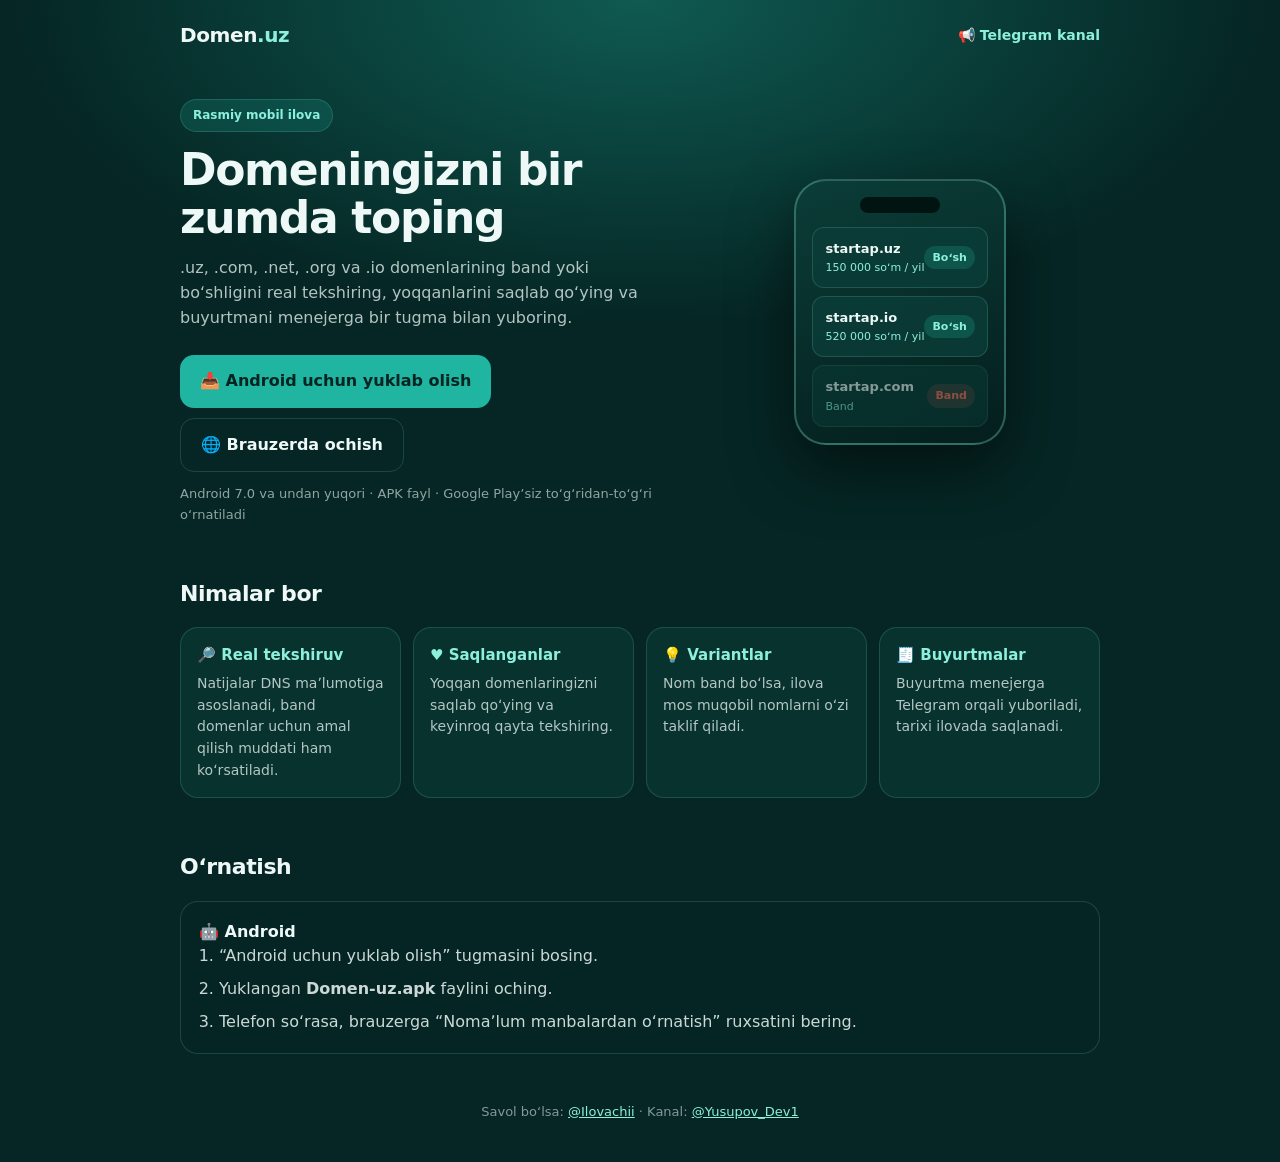
<file: index.html>
<!DOCTYPE html>
<html lang="uz">
<head>
<meta charset="utf-8">
<meta name="viewport" content="width=device-width,initial-scale=1,viewport-fit=cover">
<meta name="theme-color" content="#052624">
<meta name="color-scheme" content="dark">
<title>Domen.uz — Domen qidirish ilovasi</title>
<link rel="icon" href="icon-512.png">
<link rel="apple-touch-icon" href="icon-180.png">
<meta name="description" content="Domen.uz: .uz, .com, .net, .org va .io domenlarning band yoki boʻshligini real tekshiring. Android ilovasini yuklab oling.">
<style>
:root{--ink:#052624;--deep:#0B3D38;--teal:#1FB5A0;--mint:#8CF0DC;--chalk:#EEF8F6;--line:rgba(140,240,220,.16)}
*{box-sizing:border-box;margin:0;padding:0}
body{background:radial-gradient(70% 40% at 50% 0,#0F5A52 0%,transparent 70%),var(--ink);color:var(--chalk);font:400 16px/1.55 system-ui,-apple-system,"Segoe UI",Roboto,sans-serif;min-height:100vh}
.w{max-width:960px;margin:0 auto;padding:max(20px,env(safe-area-inset-top)) 20px 40px}
nav{display:flex;justify-content:space-between;align-items:center;margin-bottom:48px}
.brand{font-weight:700;font-size:20px;letter-spacing:-.02em}.brand span{color:var(--mint)}
nav a.t{color:var(--mint);text-decoration:none;font-size:14px;font-weight:600}
.hero{display:grid;grid-template-columns:1.1fr .9fr;gap:32px;align-items:center}
@media(max-width:760px){.hero{grid-template-columns:1fr}}
.pill{display:inline-block;padding:6px 12px;border-radius:99px;background:rgba(31,181,160,.18);border:1px solid var(--line);color:var(--mint);font-size:12px;font-weight:600;margin-bottom:14px}
h1{font-size:clamp(28px,5vw,44px);line-height:1.1;letter-spacing:-.03em}
.lead{color:rgba(238,248,246,.75);margin:14px 0 24px}
.cta{display:flex;flex-wrap:wrap;gap:10px}
.b{display:inline-flex;align-items:center;gap:8px;padding:14px 20px;border-radius:14px;background:var(--teal);color:#032421;font-weight:700;text-decoration:none;transition:transform .15s}
.b:hover{transform:translateY(-2px)}.b.g{background:none;border:1px solid var(--line);color:var(--chalk)}
.note{font-size:13px;color:rgba(238,248,246,.6);margin-top:12px}
.ph{max-width:290px;margin:0 auto;padding:16px;border-radius:32px;border:2px solid rgba(140,240,220,.3);background:linear-gradient(160deg,#0B3D38,#041E1C);box-shadow:0 24px 60px rgba(0,0,0,.5)}
.ph .nt{width:80px;height:16px;border-radius:99px;background:#021412;margin:0 auto 14px}
.ph .r{display:flex;justify-content:space-between;align-items:center;padding:11px 12px;margin-top:8px;border-radius:12px;background:rgba(11,61,56,.85);border:1px solid var(--line);font-size:13px}
.ph .r small{display:block;font-size:11px;color:var(--mint)}
.ph .r em{font-style:normal;font-size:11px;font-weight:700;padding:3px 8px;border-radius:99px;background:rgba(31,181,160,.22);color:var(--mint)}
.ph .r.x{opacity:.55}.ph .r.x em{background:rgba(255,111,94,.18);color:#FF6F5E}
h2{font-size:22px;margin:52px 0 16px;letter-spacing:-.02em}
.g3{display:grid;grid-template-columns:repeat(auto-fit,minmax(210px,1fr));gap:12px}
.c{padding:16px;border-radius:18px;background:rgba(11,61,56,.55);border:1px solid var(--line)}
.c h3{font-size:15px;color:var(--mint);margin-bottom:6px}.c p{font-size:14px;color:rgba(238,248,246,.75)}
ol{padding-left:20px;display:grid;gap:8px;color:rgba(238,248,246,.85)}
.box{padding:18px;border-radius:18px;background:rgba(5,38,36,.85);border:1px solid var(--line)}
.box+.box{margin-top:12px}
footer{margin-top:48px;text-align:center;font-size:13px;color:rgba(238,248,246,.55)}
footer a{color:var(--mint)}
#ios{display:none}
</style>
</head>
<body>
<div class="w">
  <nav><div class="brand">Domen<span>.uz</span></div><a class="t" href="https://t.me/Yusupov_Dev1">📢 Telegram kanal</a></nav>

  <section class="hero">
    <div>
      <span class="pill">Rasmiy mobil ilova</span>
      <h1>Domeningizni bir zumda toping</h1>
      <p class="lead">.uz, .com, .net, .org va .io domenlarining band yoki boʻshligini real tekshiring, yoqqanlarini saqlab qoʻying va buyurtmani menejerga bir tugma bilan yuboring.</p>
      <div class="cta">
        <a class="b" id="apk" href="Domen-uz.apk" download>📥 Android uchun yuklab olish</a>
        <a class="b g" href="app.html">🌐 Brauzerda ochish</a>
      </div>
      <p class="note">Android 7.0 va undan yuqori · APK fayl · Google Playʼsiz toʻgʻridan-toʻgʻri oʻrnatiladi</p>
    </div>
    <div class="ph" aria-hidden="true">
      <div class="nt"></div>
      <div class="r"><div><strong>startap.uz</strong><small>150 000 soʻm / yil</small></div><em>Boʻsh</em></div>
      <div class="r"><div><strong>startap.io</strong><small>520 000 soʻm / yil</small></div><em>Boʻsh</em></div>
      <div class="r x"><div><strong>startap.com</strong><small>Band</small></div><em>Band</em></div>
    </div>
  </section>

  <h2>Nimalar bor</h2>
  <div class="g3">
    <div class="c"><h3>🔎 Real tekshiruv</h3><p>Natijalar DNS maʼlumotiga asoslanadi, band domenlar uchun amal qilish muddati ham koʻrsatiladi.</p></div>
    <div class="c"><h3>♥ Saqlanganlar</h3><p>Yoqqan domenlaringizni saqlab qoʻying va keyinroq qayta tekshiring.</p></div>
    <div class="c"><h3>💡 Variantlar</h3><p>Nom band boʻlsa, ilova mos muqobil nomlarni oʻzi taklif qiladi.</p></div>
    <div class="c"><h3>🧾 Buyurtmalar</h3><p>Buyurtma menejerga Telegram orqali yuboriladi, tarixi ilovada saqlanadi.</p></div>
  </div>

  <h2>Oʻrnatish</h2>
  <div class="box">
    <strong>🤖 Android</strong>
    <ol>
      <li>“Android uchun yuklab olish” tugmasini bosing.</li>
      <li>Yuklangan <b>Domen-uz.apk</b> faylini oching.</li>
      <li>Telefon soʻrasa, brauzerga “Nomaʼlum manbalardan oʻrnatish” ruxsatini bering.</li>
    </ol>
  </div>
  <div class="box" id="ios">
    <strong>🍎 iPhone / iPad</strong>
    <ol>
      <li><a style="color:var(--mint)" href="app.html">app.html</a> sahifasini Safariʼda oching.</li>
      <li><b>Ulashish → Asosiy ekranga qoʻshish</b> ni tanlang.</li>
    </ol>
  </div>

  <footer>Savol boʻlsa: <a href="https://t.me/Ilovachii">@Ilovachii</a> · Kanal: <a href="https://t.me/Yusupov_Dev1">@Yusupov_Dev1</a></footer>
</div>
<script>
if(/iPhone|iPad|iPod/i.test(navigator.userAgent)){
  document.getElementById("ios").style.display="block";
  document.getElementById("apk").style.display="none";
}
</script>
</body>
</html>
</file>
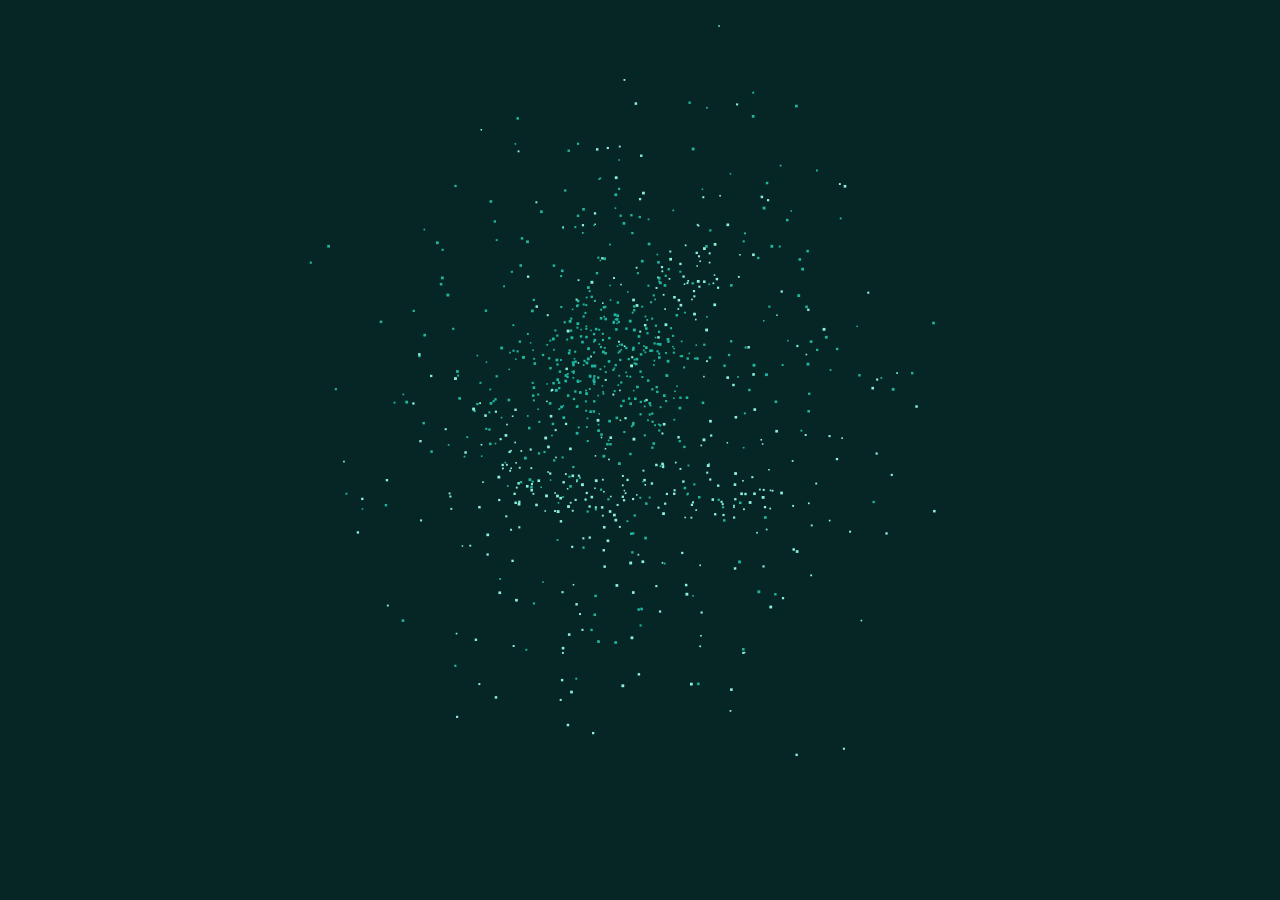
<file: app.html>
<!DOCTYPE html>
<html lang="uz">
<head>
<meta charset="utf-8">
<meta name="viewport" content="width=device-width,initial-scale=1,viewport-fit=cover">
<meta name="theme-color" content="#052624">
<meta name="color-scheme" content="dark">
<title>Domen.uz — Domen qidirish</title>
<link rel="icon" href="icon-512.png">
<link rel="apple-touch-icon" href="icon-180.png">
<style>
:root{--ink:#052624;--deep:#0B3D38;--teal:#1FB5A0;--mint:#8CF0DC;--chalk:#EEF8F6;--coral:#FF6F5E;--amber:#FFC24D;--line:rgba(140,240,220,.16)}
*{box-sizing:border-box;margin:0;padding:0;-webkit-tap-highlight-color:transparent}
html,body{min-height:100%;background:var(--ink);color:var(--chalk);font:400 15px/1.5 system-ui,-apple-system,"Segoe UI",Roboto,sans-serif}
button,input{font:inherit;color:inherit}button{cursor:pointer;border:0}
.bg{position:fixed;inset:0;z-index:-1;background:radial-gradient(70% 45% at 50% 20%,#0F5A52 0%,transparent 70%),var(--ink);overflow:hidden}
.bg i{position:absolute;left:50%;top:20%;width:260px;height:260px;margin:-130px;border:1px solid var(--mint);border-radius:50%;opacity:0;animation:ring 7s infinite linear}
.bg i:nth-child(2){animation-delay:2.3s}.bg i:nth-child(3){animation-delay:4.6s}
@keyframes ring{0%{transform:scale(.3);opacity:.3}100%{transform:scale(3.4);opacity:0}}
.wrap{max-width:640px;margin:0 auto;padding:max(18px,env(safe-area-inset-top)) 18px max(28px,env(safe-area-inset-bottom))}
.top{display:flex;align-items:center;justify-content:space-between;gap:10px;margin-bottom:16px}
.brand{display:flex;align-items:center;gap:10px;font-weight:700;font-size:19px;letter-spacing:-.02em}
.lg{display:inline-flex}.lg.scan{animation:pulse .7s infinite}
@keyframes pulse{50%{opacity:.35}}
.logo .h{fill:var(--teal)}.logo .a{fill:none;stroke:var(--mint);stroke-width:4;stroke-linecap:round}.logo .d{fill:var(--mint)}
.pill{padding:7px 12px;border-radius:99px;background:rgba(31,181,160,.16);border:1px solid var(--line);color:var(--mint);font-size:12px;font-weight:600;text-decoration:none}
.tabs{display:flex;gap:6px;padding:4px;border-radius:14px;background:rgba(11,61,56,.75);border:1px solid var(--line);margin-bottom:20px}
.tabs button{flex:1;padding:9px 6px;border-radius:10px;background:none;color:rgba(238,248,246,.8);font-size:13px;font-weight:600}
.tabs .on{background:var(--mint);color:#032421}
h1{font-size:26px;line-height:1.15;letter-spacing:-.02em}
.sub{color:rgba(238,248,246,.72);margin:8px 0 18px}
.field{display:flex;align-items:center;gap:8px;background:rgba(5,38,36,.85);border:1px solid var(--line);border-radius:16px;padding:0 8px 0 14px}
.field:focus-within{border-color:var(--mint);box-shadow:0 0 0 4px rgba(140,240,220,.12)}
.field input{flex:1;min-width:0;background:none;border:0;outline:0;padding:16px 0;font-size:17px}
.field b{color:var(--mint)}
.clr{width:34px;height:34px;border-radius:50%;background:rgba(140,240,220,.14);color:var(--mint);font-size:16px;flex:none}
.go{padding:10px 14px;border-radius:12px;background:var(--teal);color:#032421;font-weight:700;flex:none}
.chips{display:flex;gap:8px;overflow-x:auto;padding:12px 0 4px;scrollbar-width:none}
.chip{flex:none;padding:7px 13px;border-radius:99px;background:none;border:1px solid var(--line);color:rgba(238,248,246,.75)}
.chip.on{background:var(--mint);color:#032421;border-color:var(--mint);font-weight:600}
#bar{height:3px;margin:10px 0;border-radius:3px;background:linear-gradient(90deg,transparent,var(--mint),transparent) -50% 0/40% 100% no-repeat;opacity:0;animation:sweep 1s infinite linear}
#bar.on{opacity:1}@keyframes sweep{to{background-position:150% 0}}
.row{display:flex;align-items:center;gap:10px;padding:13px 14px;margin-top:10px;border-radius:18px;background:rgba(11,61,56,.65);border:1px solid var(--line);opacity:0;transform:translateX(-16px);animation:rise .45s calc(var(--i,0)*.07s) cubic-bezier(.2,.9,.3,1) forwards}
@keyframes rise{to{opacity:1;transform:none}}
.row.free{border-color:rgba(31,181,160,.55)}.row.taken{opacity:.6}.row.unk{border-color:rgba(255,194,77,.45)}
.row .n{flex:1;min-width:0;font-weight:600;word-break:break-all}
.row small{display:block;font-weight:400;color:rgba(238,248,246,.65);word-break:normal}
.heart{width:36px;height:36px;border-radius:50%;background:none;color:rgba(238,248,246,.35);font-size:19px;flex:none}
.heart.on{color:var(--coral)}
.buy{padding:9px 13px;border-radius:12px;background:var(--teal);color:#032421;font-weight:600;flex:none}
.sug{display:flex;flex-wrap:wrap;gap:8px;margin-top:16px}.sug span{width:100%;font-size:12px;color:rgba(238,248,246,.6)}
.fine,.note{font-size:12px;color:rgba(238,248,246,.55);margin-top:14px}
.empty{margin-top:34px;text-align:center;color:rgba(238,248,246,.55)}
.hide{display:none!important}
#sheet{position:fixed;inset:0;z-index:15;display:none;align-items:flex-end;justify-content:center;background:rgba(2,16,15,.7)}
#sheet.on{display:flex}
#sheet .card{width:100%;max-width:520px;max-height:92%;overflow:auto;background:var(--deep);border-radius:26px 26px 0 0;padding:20px 18px max(20px,env(safe-area-inset-bottom));animation:up .35s cubic-bezier(.2,.9,.3,1)}
@keyframes up{from{transform:translateY(100%)}}
.dom{font-size:22px;font-weight:700;word-break:break-all;margin-bottom:14px}
.seg{display:flex;gap:8px;margin-bottom:12px}.seg button{flex:1;padding:10px;border-radius:12px;background:none;border:1px solid var(--line)}
.seg .on{background:var(--mint);color:#032421;font-weight:700}
.tot{display:flex;justify-content:space-between;margin:12px 0 14px;font-weight:600}
.btn{width:100%;padding:14px;border-radius:14px;background:var(--teal);color:#032421;font-weight:700;margin-top:12px}
.btn.ghost{background:none;border:1px solid var(--line);color:var(--chalk);margin-top:8px}
.err{color:var(--coral);min-height:20px;margin-top:8px;font-size:14px}
#toast{position:fixed;left:50%;bottom:28px;transform:translateX(-50%);z-index:30;background:var(--chalk);color:var(--ink);padding:10px 16px;border-radius:12px;font-weight:600;opacity:0;transition:.3s;pointer-events:none;max-width:90%;text-align:center}
#toast.on{opacity:1}
@media (prefers-reduced-motion:reduce){*{animation-duration:.01s!important;animation-delay:0s!important}.bg i{display:none}}
#intro{position:fixed;inset:0;z-index:40;background:var(--ink);display:flex;align-items:center;justify-content:center;transition:opacity .5s}
#intro.out{opacity:0;pointer-events:none}
#ic{position:absolute;inset:0;width:100%;height:100%;transition:opacity .5s}
#slides{position:relative;width:100%;max-width:420px;padding:0 24px max(24px,env(safe-area-inset-bottom));text-align:center;overflow:hidden}
#sl{display:flex;transition:transform .4s cubic-bezier(.2,.9,.3,1)}
.sd{min-width:100%;padding:0 6px}.sd .em{font-size:64px;margin-bottom:14px}.sd h2{font-size:24px;letter-spacing:-.02em}.sd p{color:rgba(238,248,246,.72);margin-top:8px}
.dots{display:flex;justify-content:center;gap:8px;margin:22px 0 18px}.dots i{width:8px;height:8px;border-radius:99px;background:rgba(140,240,220,.25);transition:.3s}.dots i.on{width:24px;background:var(--mint)}
.skip{background:none;color:rgba(238,248,246,.6);margin-top:10px;padding:8px}
</style>
</head>
<body>
<div class="bg"><i></i><i></i><i></i></div>
<main class="wrap">
  <header class="top">
    <div class="brand"><span class="lg" id="hlogo"></span>Domen.uz</div>
    <a class="pill" id="chan" href="https://t.me/Yusupov_Dev1">📢 Kanalga obuna</a>
  </header>
  <nav class="tabs">
    <button class="on" data-t="s" type="button">🔍 Qidirish</button>
    <button data-t="f" type="button">♥ Saqlangan</button>
    <button data-t="o" type="button">🧾 Buyurtmalar</button>
  </nav>

  <section id="s">
    <h1>Domeningizni toping</h1>
    <p class="sub">Nomni yozing — band yoki boʻshligini DNS orqali real tekshiramiz.</p>
    <div class="field">
      <input id="q" type="text" placeholder="masalan, mening-biznesim" autocomplete="off" enterkeyhint="search">
      <button class="clr hide" id="clr" type="button" aria-label="Tozalash">✕</button>
      <button class="go" id="go" type="button">Qidirish</button>
    </div>
    <div class="chips" id="chips"></div>
    <div id="bar"></div>
    <div id="res"><div class="empty">Natijalar shu yerda chiqadi</div></div>
    <div class="sug hide" id="sug"></div>
  </section>

  <section id="f" class="hide"><div id="fav"></div></section>
  <section id="o" class="hide"><div id="ord"></div></section>
</main>
<div id="sheet"></div>
<div id="toast" role="status"></div>
<div id="intro"><canvas id="ic"></canvas>
  <div id="slides" class="hide"><div id="sl"></div><div class="dots" id="dots"></div>
    <button class="btn" id="nx" type="button">Keyingi</button><button class="skip" id="sk" type="button">Oʻtkazib yuborish</button></div></div>


<script>
const CFG={CHANNEL:"Yusupov_Dev1",ADMIN:"Ilovachii",ZONES:{".uz":150000,".com":180000,".net":200000,".org":190000,".io":520000}};
const $=s=>document.querySelector(s);
const store={get(k,d){try{return JSON.parse(localStorage.getItem(k))||d}catch(e){return d}},set(k,v){try{localStorage.setItem(k,JSON.stringify(v))}catch(e){}}};
const som=n=>n.toLocaleString("ru-RU")+" soʻm";
const esc=s=>String(s).replace(/[&<>"']/g,c=>({"&":"&amp;","<":"&lt;",">":"&gt;",'"':"&quot;","'":"&#39;"}[c]));
const openLink=u=>{location.href=u};
function toast(t){const e=$("#toast");e.textContent=t;e.classList.add("on");clearTimeout(toast.t);toast.t=setTimeout(()=>e.classList.remove("on"),2600)}
addEventListener("offline",()=>toast("Internet yoʻq"));

/* Logo */
const ARCS=["M65.1 35.1A7 7 0 0 1 74.9 35.1","M60.1 30.1A14 14 0 0 1 79.9 30.1","M55.2 25.2A21 21 0 0 1 84.8 25.2"];
$("#hlogo").innerHTML=`<svg class="logo" width="34" viewBox="0 0 100 100" aria-label="Domen.uz"><path class="h" fill-rule="evenodd" d="M10 58L36 38L62 58V86Q62 92 56 92H16Q10 92 10 86ZM28 92V72A8 8 0 0 1 44 72V92Z"/><circle class="d" cx="70" cy="40" r="3"/>${ARCS.map(d=>`<path class="a" d="${d}"/>`).join("")}</svg>`;

/* Yorliqlar (tab) */
function tab(t){
  document.querySelectorAll(".tabs button").forEach(b=>b.classList.toggle("on",b.dataset.t===t));
  ["s","f","o"].forEach(id=>$("#"+id).classList.toggle("hide",id!==t));
  if(t==="f")rfav();if(t==="o")rord();
}
document.querySelectorAll(".tabs button").forEach(b=>b.onclick=()=>tab(b.dataset.t));

/* Nomni tozalash */
const CY="а:a,б:b,в:v,г:g,д:d,е:e,ё:yo,ж:j,з:z,и:i,й:y,к:k,л:l,м:m,н:n,о:o,п:p,р:r,с:s,т:t,у:u,ф:f,х:x,ц:s,ч:ch,ш:sh,щ:sh,ъ:,ы:i,ь:,э:e,ю:yu,я:ya,ў:o,қ:q,ғ:g,ҳ:h".split(",").reduce((o,p)=>(o[p[0]]=p.slice(2),o),{});
const clean=v=>v.toLowerCase().trim().split(".")[0].replace(/[а-яёўқғҳ]/g,c=>CY[c]).replace(/[^a-z0-9-]/g,"").replace(/^-+|-+$/g,"");

/* Maydon: oʻchirish tugmasi har doim ishlaydi */
const q=$("#q"),clr=$("#clr");
const tog=()=>clr.classList.toggle("hide",!q.value);
q.addEventListener("input",tog);
q.addEventListener("keydown",e=>{if(e.key==="Enter"){e.preventDefault();search()}});
clr.onclick=()=>{q.value="";tog();q.focus()};
$("#go").onclick=()=>search();

/* Zonalar */
const sel=new Set(Object.keys(CFG.ZONES));
$("#chips").innerHTML=Object.keys(CFG.ZONES).map(z=>`<button class="chip on" data-z="${z}" type="button">${z}</button>`).join("");
$("#chips").onclick=e=>{const z=e.target.dataset.z;if(!z)return;sel.has(z)?sel.delete(z):sel.add(z);e.target.classList.toggle("on")};

/* Haqiqiy tekshiruv: DNS-over-HTTPS (+ RDAP muddat) */
async function jf(url,opt,ms){const ac=new AbortController(),t=setTimeout(()=>ac.abort(),ms||5000);try{return await fetch(url,{...opt,signal:ac.signal})}finally{clearTimeout(t)}}
async function dns(d){
  const urls=[`https://cloudflare-dns.com/dns-query?name=${d}&type=NS`,`https://dns.google/resolve?name=${d}&type=NS`];
  for(const u of urls){
    try{const j=await(await jf(u,{headers:{accept:"application/dns-json"}})).json();
      if(j.Status===3)return"free";
      if(j.Status===0)return"taken";
    }catch(e){}
  }
  return"unknown";
}
async function rdap(d){
  try{const r=await jf("https://rdap.org/domain/"+d,{},4000);if(!r.ok)return null;
    const ev=((await r.json()).events||[]).find(x=>x.eventAction==="expiration");
    return ev?ev.eventDate.slice(0,10):null}catch(e){return null}
}

/* Saqlanganlar */
const favs=()=>store.get("fav",[]);
function toggleFav(d){const f=favs(),on=!f.includes(d);store.set("fav",on?[d,...f]:f.filter(x=>x!==d));return on}

let busy=false;
async function search(v){
  if(busy)return;
  if(v){q.value=v;tog()}
  const name=clean(q.value);
  if(name.length<2)return toast("Kamida 2 ta harf yozing");
  if(!sel.size)return toast("Kamida bitta zona tanlang");
  busy=true;$("#bar").classList.add("on");$("#hlogo").classList.add("scan");
  const list=await Promise.all([...sel].map(async z=>({zone:z,price:CFG.ZONES[z],st:await dns(name+z)})));
  busy=false;$("#bar").classList.remove("on");$("#hlogo").classList.remove("scan");
  const rank=r=>r.st==="taken"?2:r.st==="unknown"?1:0;
  list.sort((a,b)=>rank(a)-rank(b)||a.price-b.price);
  const fv=favs();
  $("#res").dataset.name=name;
  $("#res").innerHTML=list.map((r,i)=>{
    const full=name+r.zone,tk=r.st==="taken",un=r.st==="unknown";
    return `<div class="row ${tk?"taken":un?"unk":"free"}" style="--i:${i}"><div class="n">${esc(full)}<small id="x${i}">${tk?"Band — boshqa egasi bor":un?"Tarmoq xatosi — menejer tasdiqlaydi":som(r.price)+" / yil · DNSʼda topilmadi"}</small></div><button class="heart ${fv.includes(full)?"on":""}" data-d="${esc(full)}" type="button" aria-label="Saqlash">♥</button>${tk?"":`<button class="buy" data-z="${r.zone}" data-p="${r.price}" type="button">Buyurtma</button>`}</div>`}).join("")
    +'<p class="fine">Natijalar DNS maʼlumotiga asoslanadi. Yakuniy tasdiqni menejer beradi.</p>';
  list.forEach((r,i)=>{if(r.st==="taken")rdap(name+r.zone).then(d=>{const e=$("#x"+i);if(d&&e)e.textContent="Band · amal qilish muddati: "+d})});
  const alt=[["my",1],["get",1],["the",1],["uz",0],["online",0],["pro",0]].map(([w,pre])=>pre?w+name:name+w);
  $("#sug").innerHTML='<span>Boshqa variantlar:</span>'+alt.map(a=>`<button class="chip" data-s="${a}" type="button">${a}</button>`).join("");
  $("#sug").classList.remove("hide");
  if(list.some(r=>r.st==="free")&&navigator.vibrate)navigator.vibrate(30);
}
$("#sug").onclick=e=>{const s=e.target.dataset.s;if(s)search(s)};
$("#res").onclick=e=>{
  const h=e.target.closest(".heart");
  if(h){const on=toggleFav(h.dataset.d);h.classList.toggle("on",on);toast(on?"Saqlandi ♥":"Olib tashlandi");return}
  const b=e.target.closest(".buy");if(b)order($("#res").dataset.name,b.dataset.z,+b.dataset.p);
};

function rfav(){
  const f=favs();
  $("#fav").innerHTML=f.length?f.map(d=>`<div class="row free"><div class="n">${esc(d)}</div><button class="buy" data-chk="${esc(d)}" type="button">Tekshirish</button><button class="heart on" data-d="${esc(d)}" type="button">♥</button></div>`).join(""):'<div class="empty">Hozircha saqlangan domen yoʻq.<br>Natijadagi ♥ tugmasini bosing.</div>';
}
$("#fav").onclick=e=>{
  const h=e.target.closest(".heart"),c=e.target.closest("[data-chk]");
  if(h){toggleFav(h.dataset.d);rfav()}
  if(c){tab("s");search(c.dataset.chk.split(".")[0])}
};

function rord(){
  const o=store.get("ord",[]);
  $("#ord").innerHTML=o.length?o.map(x=>`<div class="row free"><div class="n">${esc(x.d)}<small>${esc(x.id)} · ${x.y} yil · ${som(x.t)}<br>${esc(x.at)} · menejerga yuborildi</small></div></div>`).join(""):'<div class="empty">Hozircha buyurtmalar yoʻq</div>';
}

/* Buyurtma: menejerga Telegram orqali yuboriladi (soxta SMS yoʻq) */
function order(name,zone,price){
  let y=1;const full=name+zone,sh=$("#sheet");
  sh.innerHTML=`<div class="card"><div class="dom">${esc(full)}</div>
  <div class="seg" id="yrs">${[1,2,3].map(n=>`<button data-y="${n}" class="${n===1?"on":""}" type="button">${n} yil</button>`).join("")}</div>
  <div class="tot"><span>Jami:</span><b id="tot">${som(price)}</b></div>
  <div class="field"><input id="nm" type="text" placeholder="Ismingiz" autocomplete="name"></div>
  <div class="field" style="margin-top:10px"><b>+998</b><input id="ph" type="tel" inputmode="numeric" placeholder="90 123 45 67" autocomplete="tel-national"></div>
  <p class="note">Buyurtma menejerga Telegram orqali yuboriladi. Toʻlov va rasmiylashtirish shu yerda tasdiqlanadi.</p>
  <div class="err" id="oe" role="alert"></div>
  <button class="btn" id="send" type="button">Telegram orqali yuborish</button>
  <button class="btn ghost" id="x" type="button">Bekor qilish</button></div>`;
  sh.classList.add("on");
  const close=()=>sh.classList.remove("on");
  sh.onclick=e=>{if(e.target===sh)close()};$("#x").onclick=close;
  $("#ph").addEventListener("input",e=>{const d=e.target.value.replace(/\D/g,"").replace(/^998(?=\d{9})/,"").slice(0,9);e.target.value=[d.slice(0,2),d.slice(2,5),d.slice(5,7),d.slice(7,9)].filter(Boolean).join(" ")});
  $("#yrs").onclick=e=>{const n=+e.target.dataset.y;if(!n)return;y=n;document.querySelectorAll("#yrs button").forEach(b=>b.classList.toggle("on",b===e.target));$("#tot").textContent=som(price*y)};
  $("#send").onclick=()=>{
    const nm=$("#nm").value.trim(),ph=$("#ph").value.replace(/\D/g,""),er=$("#oe");
    if(nm.length<2){er.textContent="Ismingizni yozing";return}
    if(ph.length!==9){er.textContent="Telefon raqamni 9 xonali kiriting (90 123 45 67)";return}
    const id="D-"+Date.now().toString(36).slice(-5).toUpperCase(),t=price*y;
    store.set("ord",[{id,d:full,y,t,at:new Date().toLocaleDateString("ru-RU")},...store.get("ord",[])].slice(0,50));
    const msg=`Salom! ${full} domenini ${y} yilga buyurtma qilmoqchiman (${som(t)}).\nIsm: ${nm}\nTelefon: +998${ph}\nBuyurtma: ${id}`;
    close();toast("Telegram ochilmoqda...");
    openLink(`https://t.me/${CFG.ADMIN}?text=${encodeURIComponent(msg)}`);
  };
}
/* Kirish: zarralar logotipga yigʻiladi, birinchi kirishda slaydlar */
(function(){
  const intro=$("#intro"),ic=$("#ic"),g=ic.getContext("2d"),sl=$("#slides");
  const SL=[["🔎","Domenni bir zumda tekshiring",".uz, .com, .net, .org va .io — DNS orqali real natija."],["♥","Yoqqanini saqlang","Variantlarni solishtiring va ♥ bilan saqlab qoʻying."],["💬","Buyurtma bir tugmada","Menejerga Telegram orqali yuboriladi."]];
  $("#sl").innerHTML=SL.map(s=>`<div class="sd"><div class="em">${s[0]}</div><h2>${s[1]}</h2><p>${s[2]}</p></div>`).join("");
  $("#dots").innerHTML=SL.map(()=>"<i></i>").join("");
  let i=0,fin=false,went=false;
  function go(n){i=Math.max(0,Math.min(SL.length-1,n));$("#sl").style.transform=`translateX(${-i*100}%)`;[...$("#dots").children].forEach((d,k)=>d.classList.toggle("on",k===i));$("#nx").textContent=i===SL.length-1?"Boshlash":"Keyingi"}
  function finish(){if(fin)return;fin=true;store.set("seen",1);intro.classList.add("out");setTimeout(()=>intro.remove(),600)}
  function after(){if(went)return;went=true;if(store.get("seen",0))finish();else{ic.style.opacity=0;sl.classList.remove("hide");go(0)}}
  $("#nx").onclick=()=>i===SL.length-1?finish():go(i+1);
  $("#sk").onclick=finish;
  let sx=0;
  $("#sl").addEventListener("touchstart",e=>{sx=e.touches[0].clientX},{passive:true});
  $("#sl").addEventListener("touchend",e=>{const d=e.changedTouches[0].clientX-sx;if(Math.abs(d)>40)go(i+(d<0?1:-1))});
  if(matchMedia("(prefers-reduced-motion:reduce)").matches){after();return}
  intro.addEventListener("click",()=>{if(sl.classList.contains("hide"))after()});
  const dpr=Math.min(devicePixelRatio||1,2),W=innerWidth,H=innerHeight;
  ic.width=W*dpr;ic.height=H*dpr;g.scale(dpr,dpr);
  const s=Math.min(W,H*.75,440),L=s*.5,o=document.createElement("canvas");o.width=W;o.height=H;
  const c=o.getContext("2d",{willReadFrequently:true});
  c.save();c.translate((W-L)/2,H*.36-L/2);c.scale(L/100,L/100);
  c.fillStyle="#1FB5A0";c.fill(new Path2D("M10 58L36 38L62 58V86Q62 92 56 92H16Q10 92 10 86ZM28 92V72A8 8 0 0 1 44 72V92Z"),"evenodd");
  c.strokeStyle=c.fillStyle="#8CF0DC";c.lineWidth=4;c.lineCap="round";
  ARCS.forEach(d=>c.stroke(new Path2D(d)));c.beginPath();c.arc(70,40,3,0,7);c.fill();c.restore();
  c.fillStyle="#8CF0DC";c.textAlign="center";c.font=`700 ${Math.round(s*.12)}px system-ui,sans-serif`;c.fillText("Domen.uz",W/2,H*.36+L/2+s*.16);
  const d=c.getImageData(0,0,W,H).data,step=Math.max(2,Math.round(s/110)),T=[];
  for(let y=0;y<H;y+=step)for(let x=0;x<W;x+=step){const k=(y*W+x)*4;if(d[k+3]>140)T.push([x,y,d[k],d[k+1],d[k+2]])}
  T.sort(()=>Math.random()-.5);
  const P=T.slice(0,1200).map(t=>{const a=Math.random()*6.283,r=Math.max(W,H)*(.55+Math.random()*.4);return{tx:t[0],ty:t[1],x0:W/2+Math.cos(a)*r,y0:H/2+Math.sin(a)*r,dl:Math.random()*.7,col:`rgb(${t[2]},${t[3]},${t[4]})`,z:1.5+Math.random()*1.4}});
  const T0=performance.now();
  (function frame(now){
    if(fin||went)return;
    const t=(now-T0)/1000;g.clearRect(0,0,W,H);
    for(const p of P){const u=Math.min(1,Math.max(0,(t-p.dl)/1.5)),e=1-Math.pow(1-u,3);g.fillStyle=p.col;g.fillRect(p.x0+(p.tx-p.x0)*e,p.y0+(p.ty-p.y0)*e,p.z,p.z)}
    if(t<2.9)requestAnimationFrame(frame);else after();
  })(T0);
})();
</script>
</body>
</html>
</file>
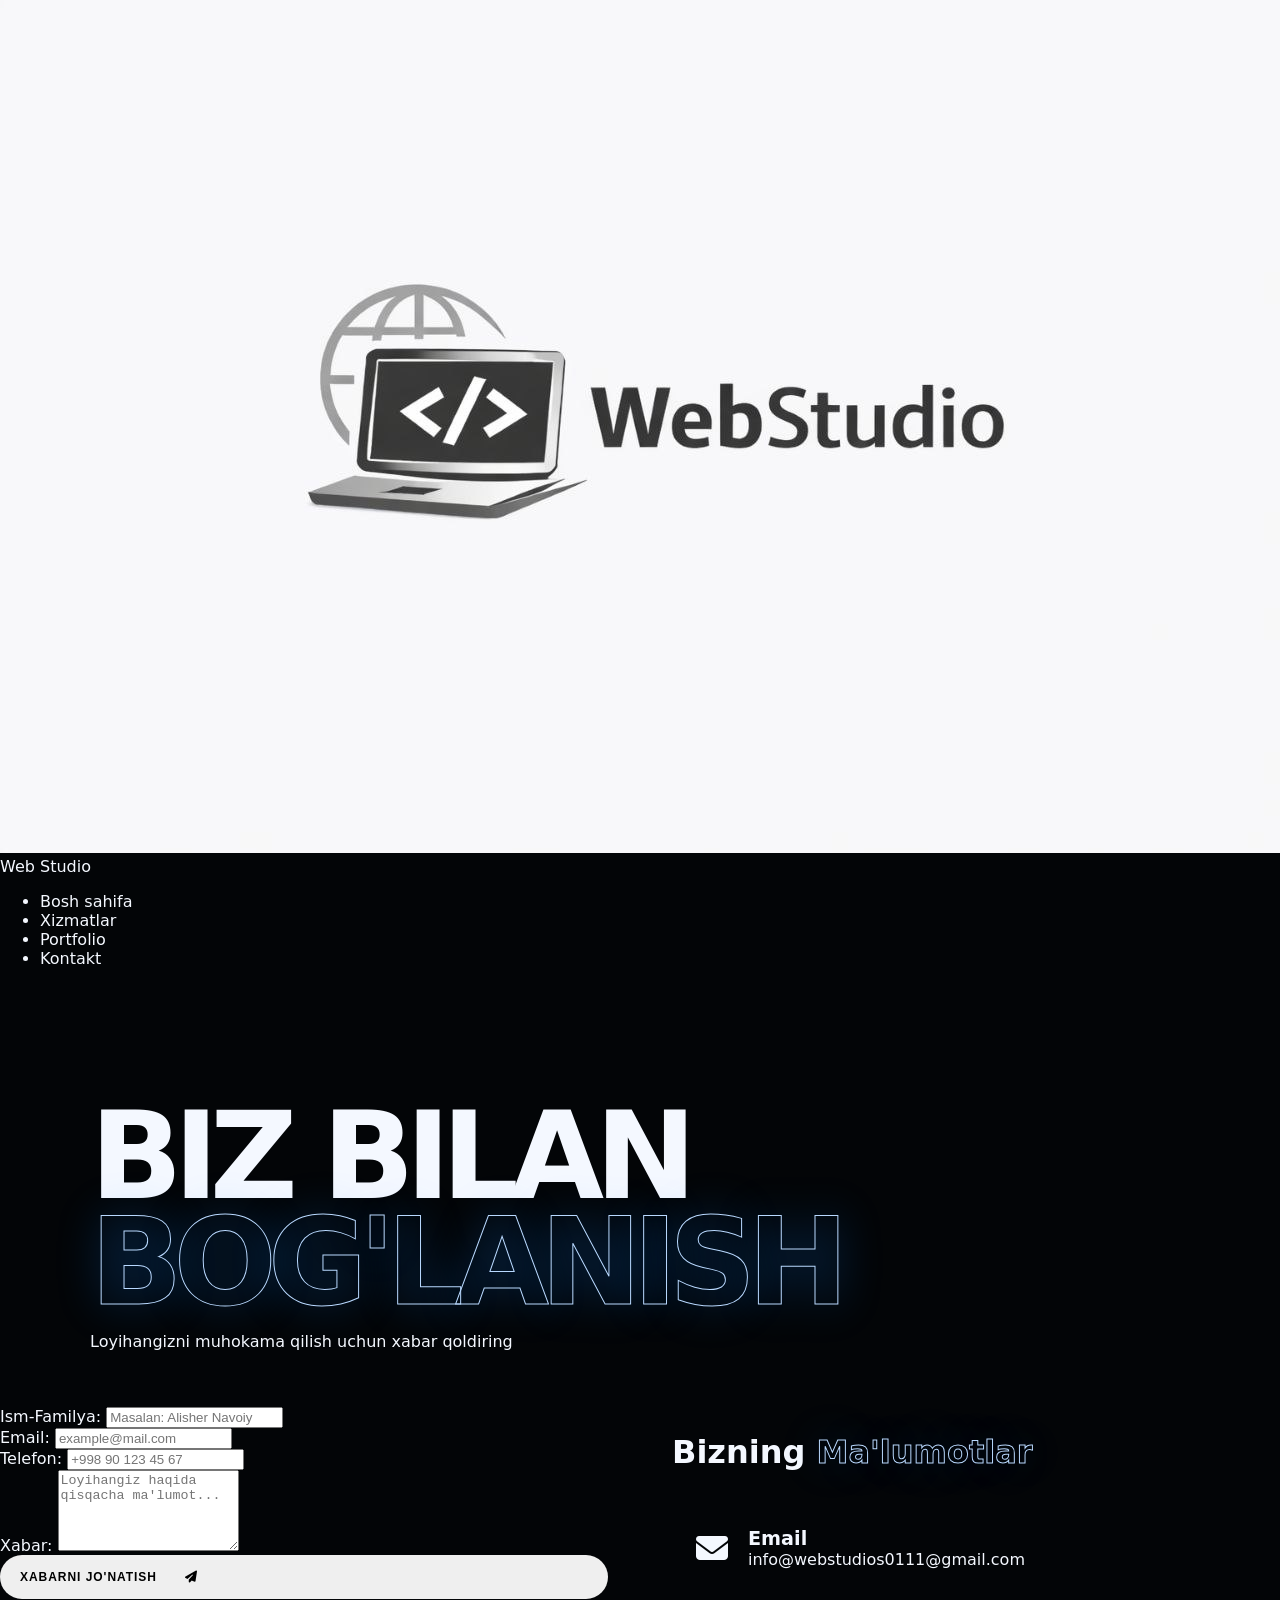
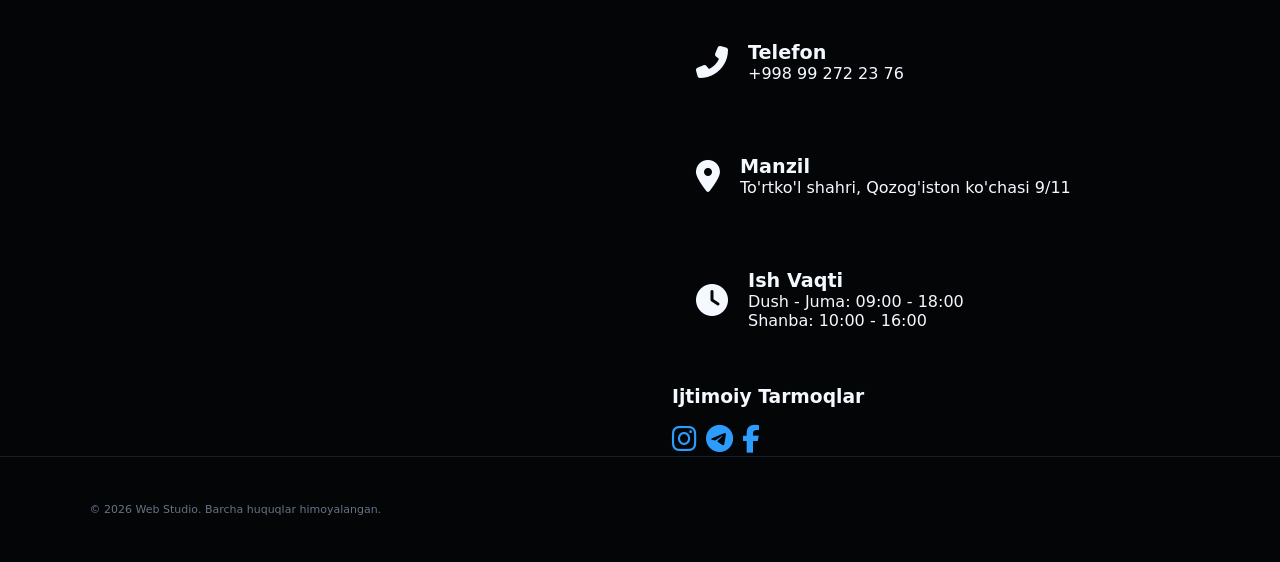
<file: contact.html>
<!DOCTYPE html>
<html lang="uz">
<head>
    <meta charset="UTF-8">
    <meta name="viewport" content="width=device-width, initial-scale=1.0">
    <meta name="description" content="Web Studio bilan bog'lanish - Tashkent. +998 90 123-45-67, info@webstudio.uz">
    <title>Kontakt - Web Studio | Biz bilan Bog'lanish</title>
    
    <link rel="stylesheet" href="https://cdnjs.cloudflare.com/ajax/libs/font-awesome/6.5.0/css/all.min.css">
    <link rel="stylesheet" href="style.css">
</head>
<body>
    <!-- Background Animated Blobs -->
    <div class="blob blob-1"></div>
    <div class="blob blob-2"></div>

    <nav class="navbar">
        <div class="container">
            <a href="index.html" class="logo" style="text-decoration: none;">
                <img src="logo.jpg" alt="Web Studio Logo">
                <span>Web Studio</span>
            </a>
            <ul class="nav-links">
                <li><a href="index.html">Bosh sahifa</a></li>
                <li><a href="services.html">Xizmatlar</a></li>
                <li><a href="portfolio.html">Portfolio</a></li>
                <li><a href="contact.html">Kontakt</a></li>
            </ul>
        </div>
    </nav>

    <section class="hero" style="min-height: 350px; padding: 120px 0 40px;">
        <div class="container">
            <div class="hero-content">
                <h1>Biz bilan <span>Bog'lanish</span></h1>
                <p>Loyihangizni muhokama qilish uchun xabar qoldiring</p>
            </div>
        </div>
    </section>

    <section class="features" style="padding-top: 0;">
        <div class="container">
            <div style="display: grid; grid-template-columns: 1fr 1fr; gap: 4rem; align-items: start;">
                
                <!-- Contact Form -->
                <div class="animate-fade-up" style="animation-delay: 0.1s;">
                    <form class="form-container" id="contactForm">
                        <div class="form-group">
                            <label for="name">Ism-Familya:</label>
                            <input type="text" id="name" name="name" placeholder="Masalan: Alisher Navoiy" required>
                        </div>
                        <div class="form-group">
                            <label for="email">Email:</label>
                            <input type="email" id="email" name="email" placeholder="example@mail.com" required>
                        </div>
                        <div class="form-group">
                            <label for="phone">Telefon:</label>
                            <input type="tel" id="phone" name="phone" placeholder="+998 90 123 45 67" required>
                        </div>
                        <div class="form-group">
                            <label for="message">Xabar:</label>
                            <textarea id="message" name="message" rows="5" placeholder="Loyihangiz haqida qisqacha ma'lumot..." required></textarea>
                        </div>
                        <button type="submit" class="btn" style="width: 100%; border: none;">Xabarni Jo'natish <i class="fas fa-paper-plane" style="margin-left: 10px;"></i></button>
                    </form>
                </div>

                <!-- Contact Info -->
                <div class="animate-fade-up" style="animation-delay: 0.3s;">
                    <h2 style="font-size: 2rem; margin-bottom: 2rem;">Bizning <span>Ma'lumotlar</span></h2>
                    
                    <div class="feature-card" style="margin-bottom: 1.5rem; display: flex; align-items: center; gap: 20px; padding: 1.5rem;">
                        <i class="fas fa-envelope" style="font-size: 2rem; color: var(--gold);"></i>
                        <div>
                            <h3 style="margin: 0; font-size: 1.2rem;">Email</h3>
                            <a href="mailto:info@webstudios0111@gmail.com" style="color: var(--text-muted); text-decoration: none;">info@webstudios0111@gmail.com</a>
                        </div>
                    </div>
                    
                    <div class="feature-card" style="margin-bottom: 1.5rem; display: flex; align-items: center; gap: 20px; padding: 1.5rem;">
                        <i class="fas fa-phone-alt" style="font-size: 2rem; color: var(--gold);"></i>
                        <div>
                            <h3 style="margin: 0; font-size: 1.2rem;">Telefon</h3>
                            <a href="tel:+998992722376" style="color: var(--text-muted); text-decoration: none;">+998 99 272 23 76</a>
                        </div>
                    </div>
                    
                    <div class="feature-card" style="margin-bottom: 1.5rem; display: flex; align-items: center; gap: 20px; padding: 1.5rem;">
                        <i class="fas fa-map-marker-alt" style="font-size: 2rem; color: var(--gold);"></i>
                        <div>
                            <h3 style="margin: 0; font-size: 1.2rem;">Manzil</h3>
                            <p style="margin: 0;">To'rtko'l shahri, Qozog'iston ko'chasi 9/11</p>
                        </div>
                    </div>
                    
                    <div class="feature-card" style="margin-bottom: 2rem; display: flex; align-items: center; gap: 20px; padding: 1.5rem;">
                        <i class="fas fa-clock" style="font-size: 2rem; color: var(--gold);"></i>
                        <div>
                            <h3 style="margin: 0; font-size: 1.2rem;">Ish Vaqti</h3>
                            <p style="margin: 0;">Dush - Juma: 09:00 - 18:00<br>Shanba: 10:00 - 16:00</p>
                        </div>
                    </div>

                    <div>
                        <h3 style="color: var(--gold); margin-bottom: 1rem;">Ijtimoiy Tarmoqlar</h3>
                        <div class="contact-social">
                            <a href="https://instagram.com" target="_blank" class="icon">
                                <i class="fab fa-instagram"></i>
                            </a>
                            <a href="https://t.me/webstudio_builder_bot" target="_blank" class="icon">
                                <i class="fab fa-telegram-plane"></i>
                            </a>
                            <a href="https://facebook.com" target="_blank" class="icon">
                                <i class="fab fa-facebook-f"></i>
                            </a>
                        </div>
                    </div>
                </div>
            </div>
        </div>
    </section>

    <!-- Styles just for Contact page responsiveness -->
    <style>
        @media (max-width: 992px) {
            .features .container > div {
                grid-template-columns: 1fr !important;
                gap: 2rem !important;
            }
        }
    </style>

    <footer>
        <p>&copy; 2026 Web Studio. Barcha huquqlar himoyalangan.</p>
    </footer>

    <script src="script.js"></script>
</body>
</html>
</file>
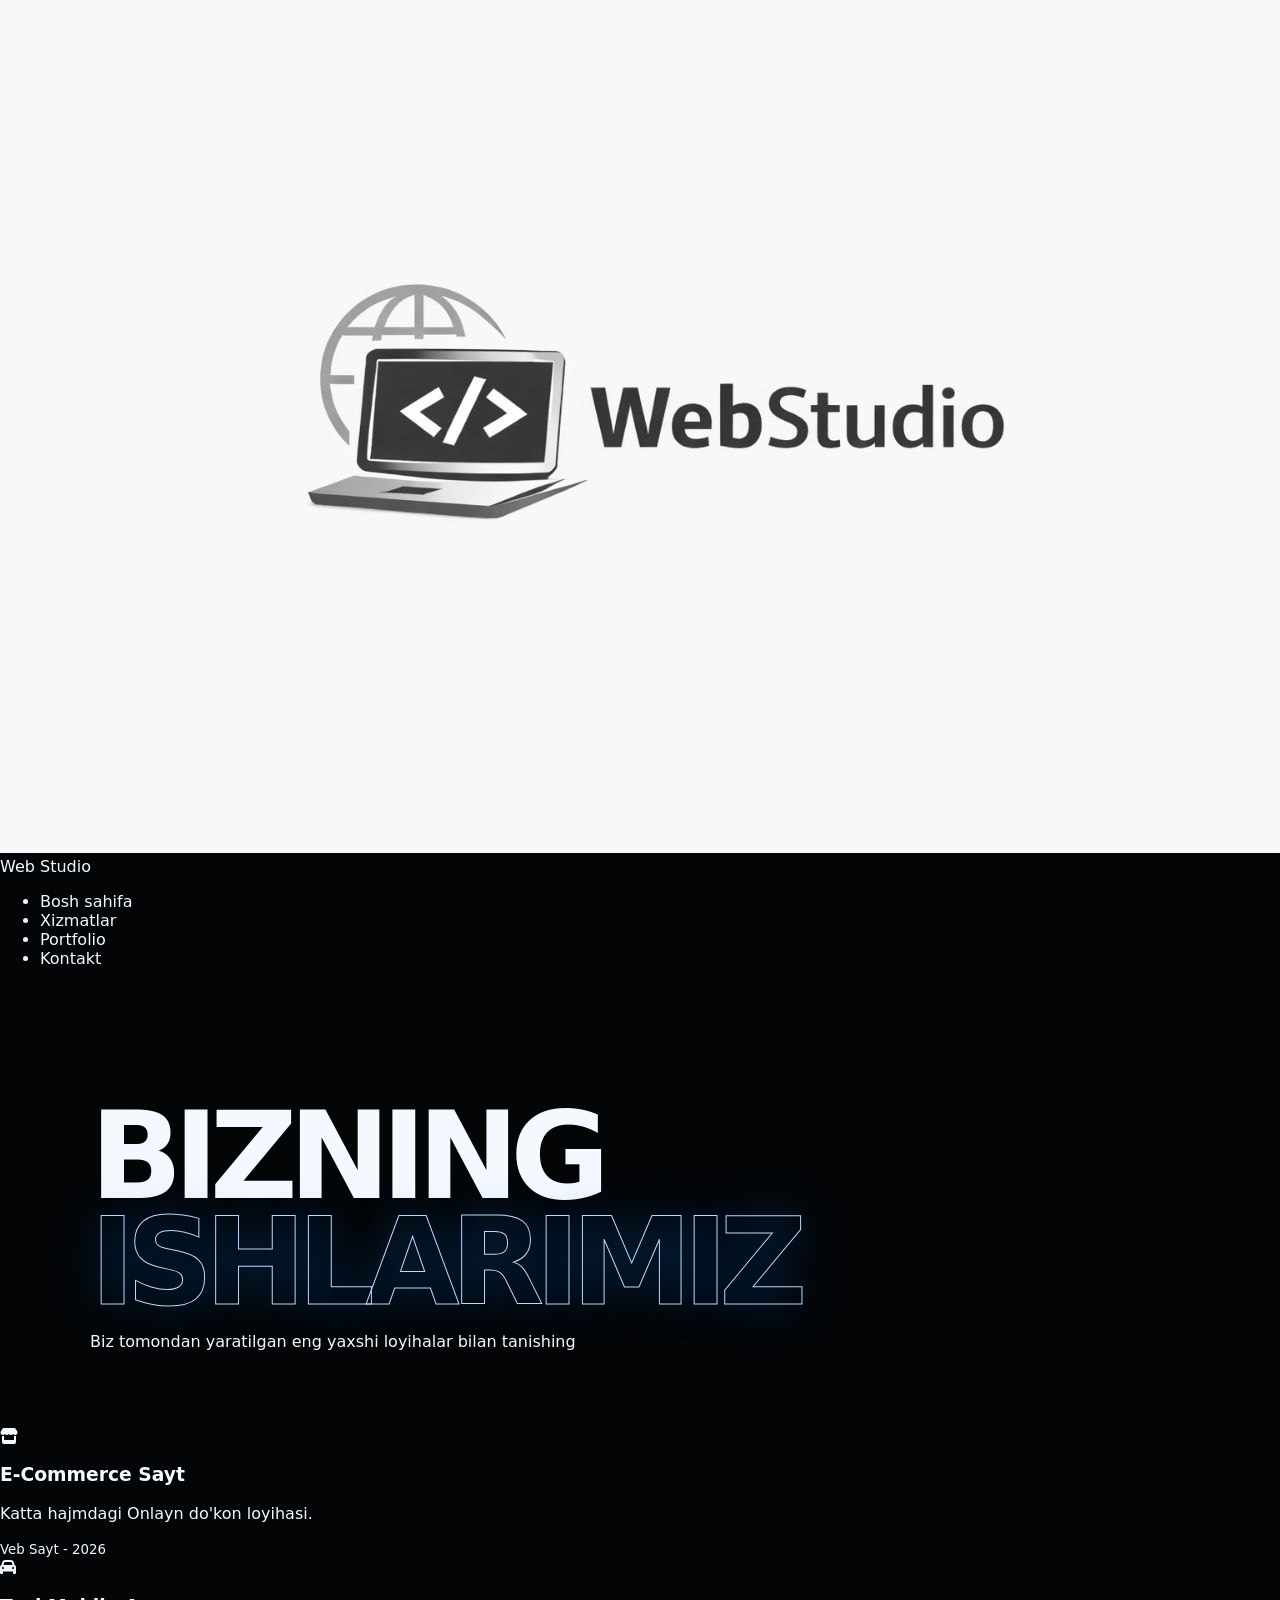
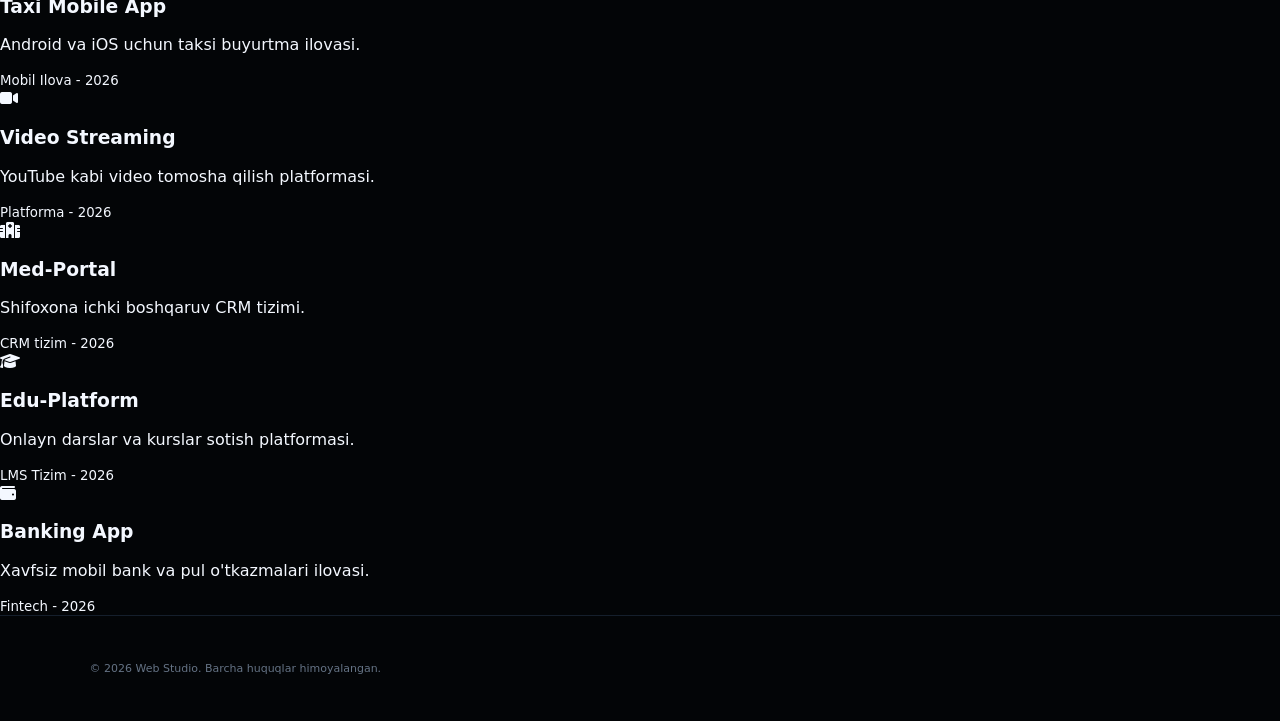
<file: portfolio.html>
<!DOCTYPE html>
<html lang="uz">
<head>
    <meta charset="UTF-8">
    <meta name="viewport" content="width=device-width, initial-scale=1.0">
    <title>Portfolio - Web Studio | Bizning Ishlar</title>
    <meta name="description" content="Web Studio portfolio - 500+ yakunlangan loyihalar, e-commerce, mobile apps, web platforms">
    
    <link rel="stylesheet" href="https://cdnjs.cloudflare.com/ajax/libs/font-awesome/6.5.0/css/all.min.css">
    <link rel="stylesheet" href="style.css">
</head>
<body>
    <!-- Background Animated Blobs -->
    <div class="blob blob-1"></div>
    <div class="blob blob-2"></div>

    <nav class="navbar">
        <div class="container">
            <a href="index.html" class="logo" style="text-decoration: none;">
                <img src="logo.jpg" alt="Web Studio Logo">
                <span>Web Studio</span>
            </a>
            <ul class="nav-links">
                <li><a href="index.html">Bosh sahifa</a></li>
                <li><a href="services.html">Xizmatlar</a></li>
                <li><a href="portfolio.html">Portfolio</a></li>
                <li><a href="contact.html">Kontakt</a></li>
            </ul>
        </div>
    </nav>

    <section class="hero" style="min-height: 400px; padding: 120px 0 60px;">
        <div class="container">
            <div class="hero-content">
                <h1>Bizning <span>Ishlarimiz</span></h1>
                <p>Biz tomondan yaratilgan eng yaxshi loyihalar bilan tanishing</p>
            </div>
        </div>
    </section>

    <section class="features">
        <div class="container">
            <div class="portfolio-grid">
                
                <div class="portfolio-item animate-fade-up" style="animation-delay: 0.1s;">
                    <div class="portfolio-img"><i class="fas fa-store" style="color: var(--gold);"></i></div>
                    <div class="portfolio-content">
                        <h3>E-Commerce Sayt</h3>
                        <p>Katta hajmdagi Onlayn do'kon loyihasi.</p>
                        <small>Veb Sayt - 2026</small>
                    </div>
                </div>

                <div class="portfolio-item animate-fade-up" style="animation-delay: 0.2s;">
                    <div class="portfolio-img"><i class="fas fa-car" style="color: var(--gold);"></i></div>
                    <div class="portfolio-content">
                        <h3>Taxi Mobile App</h3>
                        <p>Android va iOS uchun taksi buyurtma ilovasi.</p>
                        <small>Mobil Ilova - 2026</small>
                    </div>
                </div>

                <div class="portfolio-item animate-fade-up" style="animation-delay: 0.3s;">
                    <div class="portfolio-img"><i class="fas fa-video" style="color: var(--gold);"></i></div>
                    <div class="portfolio-content">
                        <h3>Video Streaming</h3>
                        <p>YouTube kabi video tomosha qilish platformasi.</p>
                        <small>Platforma - 2026</small>
                    </div>
                </div>

                <div class="portfolio-item animate-fade-up" style="animation-delay: 0.4s;">
                    <div class="portfolio-img"><i class="fas fa-hospital" style="color: var(--gold);"></i></div>
                    <div class="portfolio-content">
                        <h3>Med-Portal</h3>
                        <p>Shifoxona ichki boshqaruv CRM tizimi.</p>
                        <small>CRM tizim - 2026</small>
                    </div>
                </div>

                <div class="portfolio-item animate-fade-up" style="animation-delay: 0.5s;">
                    <div class="portfolio-img"><i class="fas fa-graduation-cap" style="color: var(--gold);"></i></div>
                    <div class="portfolio-content">
                        <h3>Edu-Platform</h3>
                        <p>Onlayn darslar va kurslar sotish platformasi.</p>
                        <small>LMS Tizim - 2026</small>
                    </div>
                </div>

                <div class="portfolio-item animate-fade-up" style="animation-delay: 0.6s;">
                    <div class="portfolio-img"><i class="fas fa-wallet" style="color: var(--gold);"></i></div>
                    <div class="portfolio-content">
                        <h3>Banking App</h3>
                        <p>Xavfsiz mobil bank va pul o'tkazmalari ilovasi.</p>
                        <small>Fintech - 2026</small>
                    </div>
                </div>

            </div>
        </div>
    </section>

    <footer>
        <p>&copy; 2026 Web Studio. Barcha huquqlar himoyalangan.</p>
    </footer>

    <script src="script.js"></script>
</body>
</html>
</file>
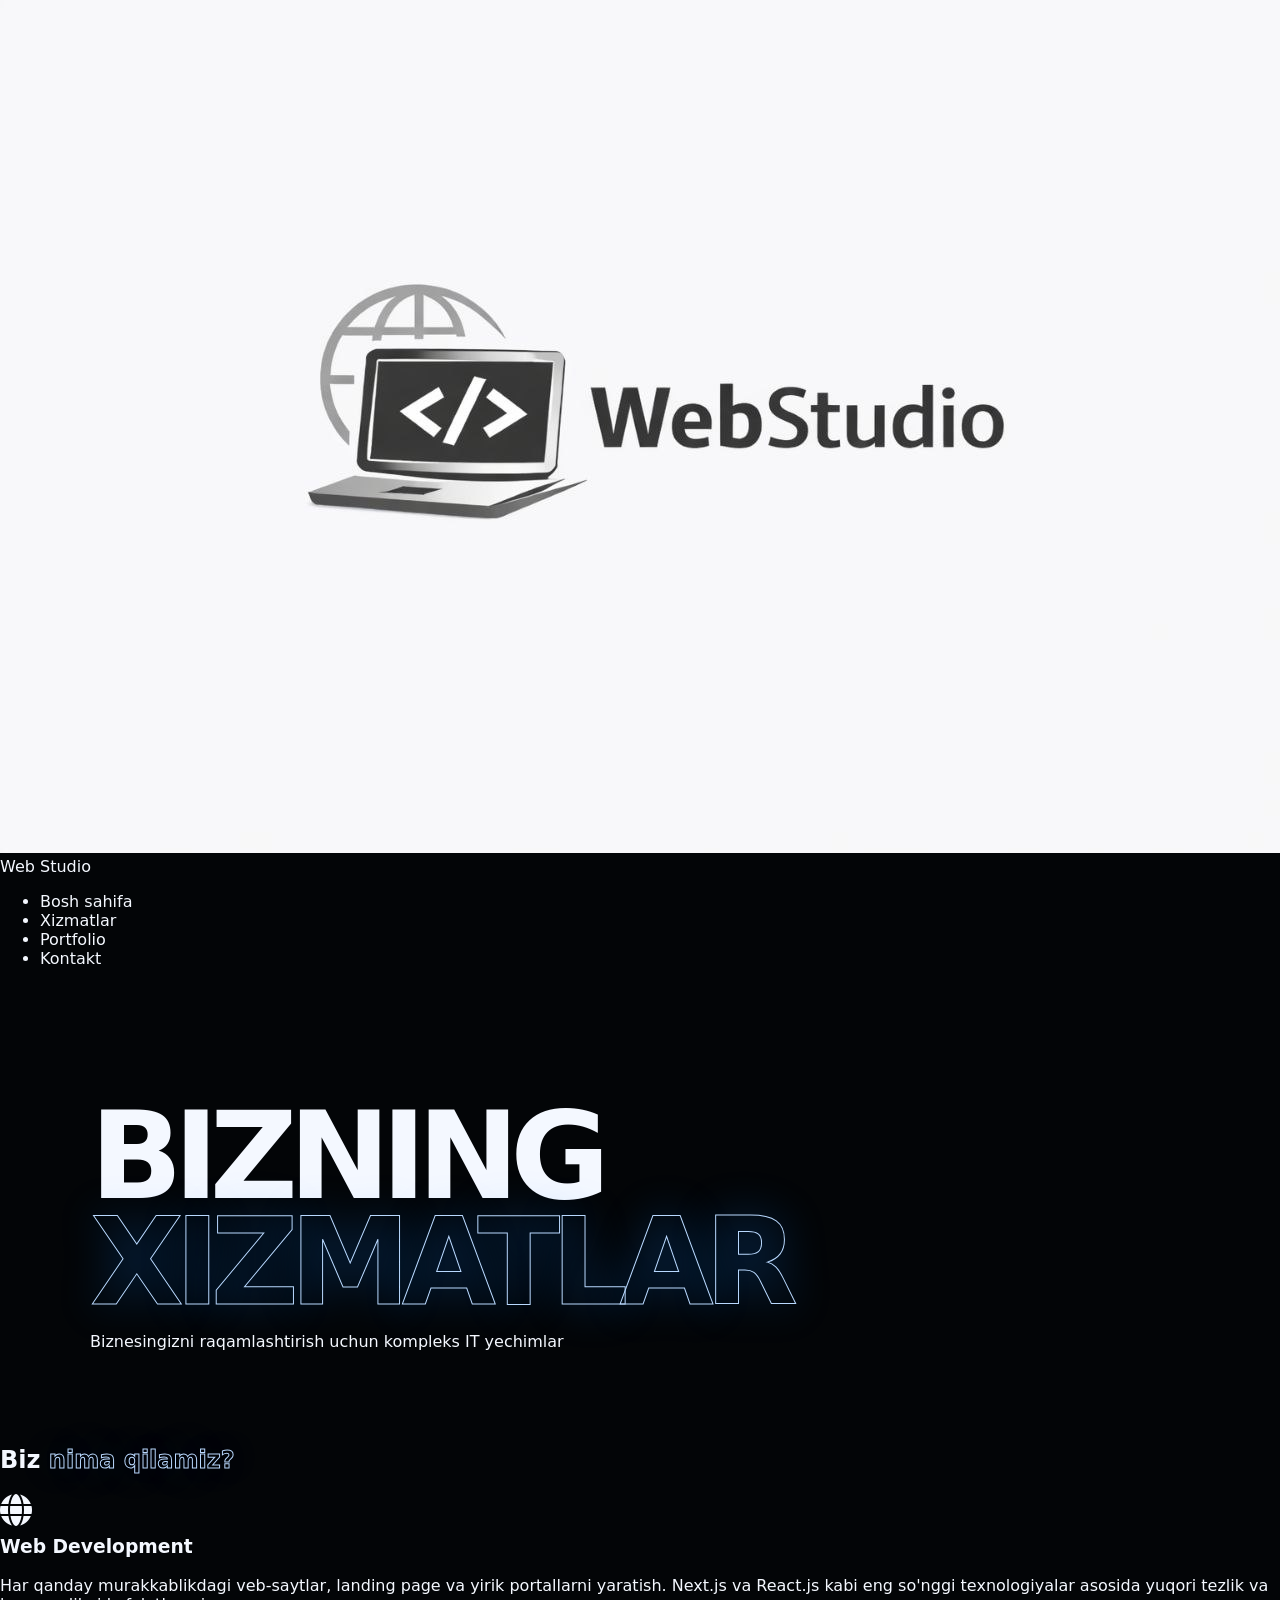
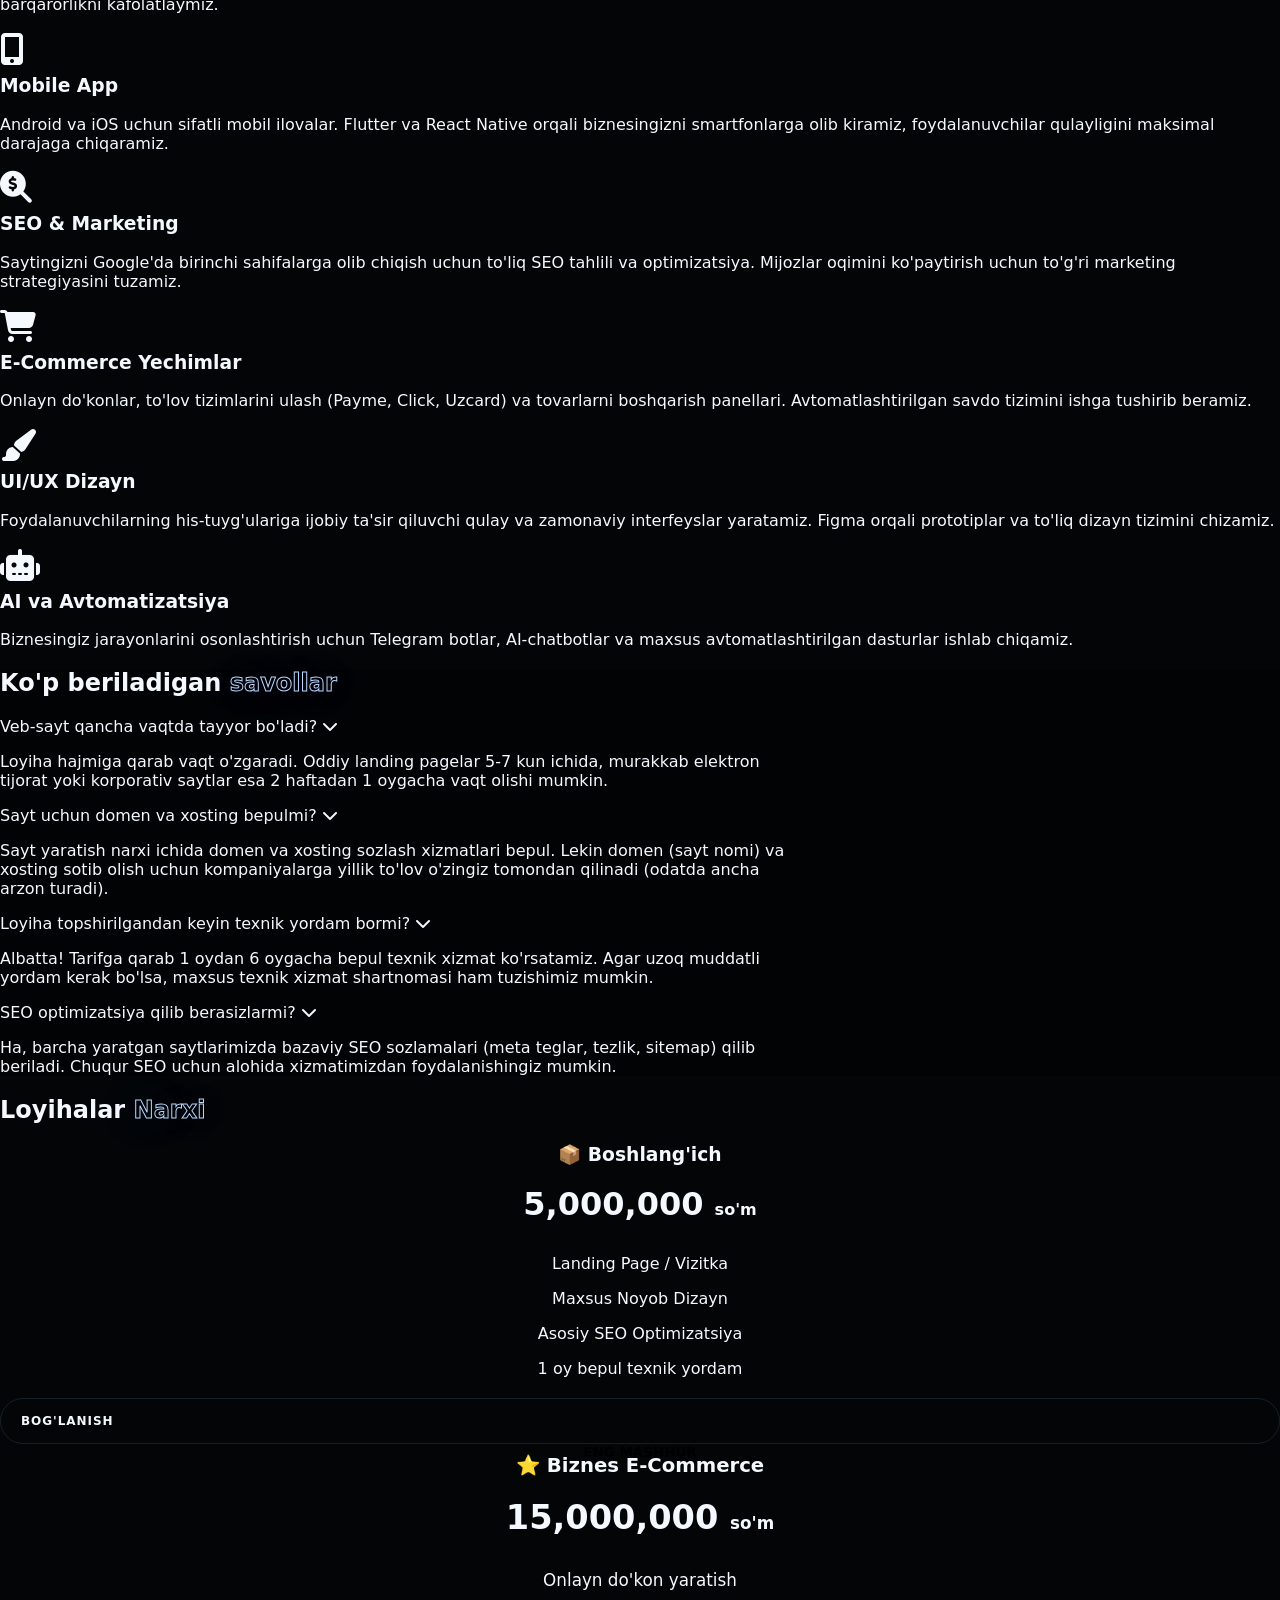
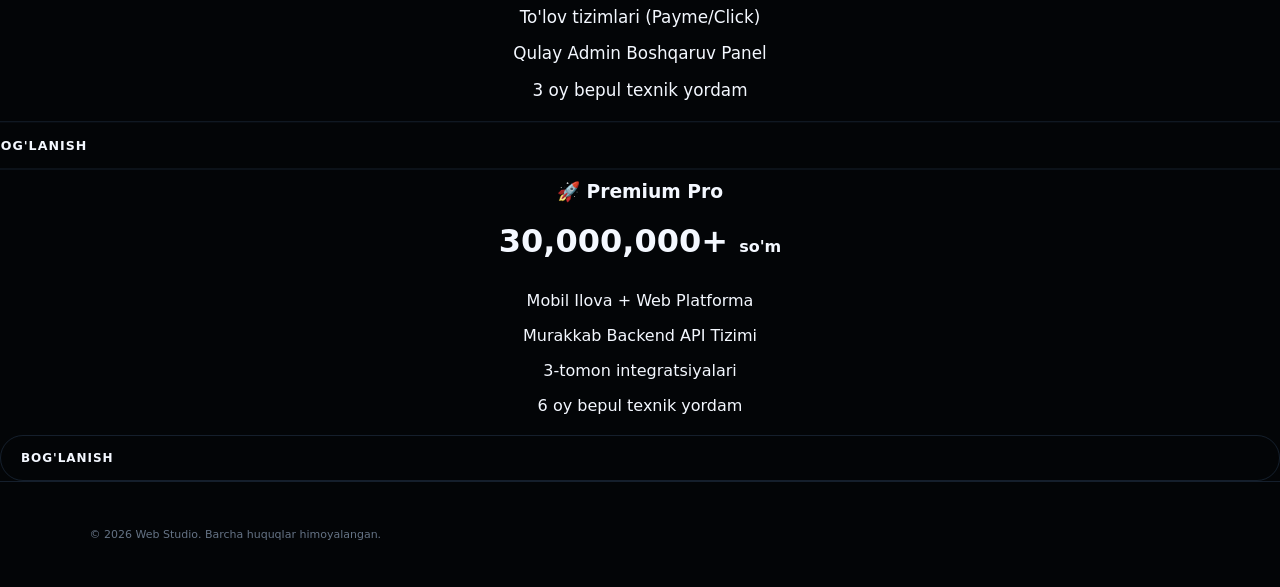
<file: services.html>
<!DOCTYPE html>
<html lang="uz">
<head>
    <meta charset="UTF-8">
    <meta name="viewport" content="width=device-width, initial-scale=1.0">
    <meta name="description" content="Web Studio xizmatlari: web design, e-commerce, SEO, mobile app, AI integration">
    <title>Xizmatlar - Web Studio | Veb-sayt Development</title>
    
    <link rel="stylesheet" href="https://cdnjs.cloudflare.com/ajax/libs/font-awesome/6.5.0/css/all.min.css">
    <link rel="stylesheet" href="style.css">
</head>
<body>
    <div class="blob blob-1"></div>
    <div class="blob blob-2"></div>

    <nav class="navbar">
        <div class="container">
            <a href="index.html" class="logo" style="text-decoration: none;">
                <img src="logo.jpg" alt="Web Studio Logo" onerror="this.src='https://via.placeholder.com/50/D4AF37/000000?text=WS'">
                <span>Web Studio</span>
            </a>
            <ul class="nav-links">
                <li><a href="index.html">Bosh sahifa</a></li>
                <li><a href="services.html">Xizmatlar</a></li>
                <li><a href="portfolio.html">Portfolio</a></li>
                <li><a href="contact.html">Kontakt</a></li>
            </ul>
        </div>
    </nav>

    <section class="hero" style="min-height: 400px; padding: 120px 0 60px;">
        <div class="container">
            <div class="hero-content">
                <h1>Bizning <span>Xizmatlar</span></h1>
                <p>Biznesingizni raqamlashtirish uchun kompleks IT yechimlar</p>
            </div>
        </div>
    </section>

    <!-- DETAILED SERVICES -->
    <section class="features">
        <div class="container">
            <h2 class="section-title">Biz <span>nima qilamiz?</span></h2>
            <div class="features-grid">
                <div class="feature-card animate-fade-up">
                    <h3><i class="fas fa-globe" style="font-size: 2rem; margin-bottom: 10px; display: block; color: var(--gold);"></i> Web Development</h3>
                    <p>Har qanday murakkablikdagi veb-saytlar, landing page va yirik portallarni yaratish. Next.js va React.js kabi eng so'nggi texnologiyalar asosida yuqori tezlik va barqarorlikni kafolatlaymiz.</p>
                </div>
                <div class="feature-card animate-fade-up">
                    <h3><i class="fas fa-mobile-alt" style="font-size: 2rem; margin-bottom: 10px; display: block; color: var(--gold);"></i> Mobile App</h3>
                    <p>Android va iOS uchun sifatli mobil ilovalar. Flutter va React Native orqali biznesingizni smartfonlarga olib kiramiz, foydalanuvchilar qulayligini maksimal darajaga chiqaramiz.</p>
                </div>
                <div class="feature-card animate-fade-up">
                    <h3><i class="fas fa-search-dollar" style="font-size: 2rem; margin-bottom: 10px; display: block; color: var(--gold);"></i> SEO & Marketing</h3>
                    <p>Saytingizni Google'da birinchi sahifalarga olib chiqish uchun to'liq SEO tahlili va optimizatsiya. Mijozlar oqimini ko'paytirish uchun to'g'ri marketing strategiyasini tuzamiz.</p>
                </div>
                <div class="feature-card animate-fade-up">
                    <h3><i class="fas fa-shopping-cart" style="font-size: 2rem; margin-bottom: 10px; display: block; color: var(--gold);"></i> E-Commerce Yechimlar</h3>
                    <p>Onlayn do'konlar, to'lov tizimlarini ulash (Payme, Click, Uzcard) va tovarlarni boshqarish panellari. Avtomatlashtirilgan savdo tizimini ishga tushirib beramiz.</p>
                </div>
                <div class="feature-card animate-fade-up">
                    <h3><i class="fas fa-paint-brush" style="font-size: 2rem; margin-bottom: 10px; display: block; color: var(--gold);"></i> UI/UX Dizayn</h3>
                    <p>Foydalanuvchilarning his-tuyg'ulariga ijobiy ta'sir qiluvchi qulay va zamonaviy interfeyslar yaratamiz. Figma orqali prototiplar va to'liq dizayn tizimini chizamiz.</p>
                </div>
                <div class="feature-card animate-fade-up">
                    <h3><i class="fas fa-robot" style="font-size: 2rem; margin-bottom: 10px; display: block; color: var(--gold);"></i> AI va Avtomatizatsiya</h3>
                    <p>Biznesingiz jarayonlarini osonlashtirish uchun Telegram botlar, AI-chatbotlar va maxsus avtomatlashtirilgan dasturlar ishlab chiqamiz.</p>
                </div>
            </div>
        </div>
    </section>

    <!-- FAQ SECTION -->
    <section class="features" style="background: rgba(0,0,0,0.3); border-top: 1px solid var(--glass-border); border-bottom: 1px solid var(--glass-border);">
        <div class="container" style="max-width: 800px;">
            <h2 class="section-title">Ko'p beriladigan <span>savollar</span></h2>
            
            <div class="faq-container animate-fade-up">
                <div class="faq-item">
                    <div class="faq-question">Veb-sayt qancha vaqtda tayyor bo'ladi? <i class="fas fa-chevron-down faq-icon"></i></div>
                    <div class="faq-answer">
                        <p>Loyiha hajmiga qarab vaqt o'zgaradi. Oddiy landing pagelar 5-7 kun ichida, murakkab elektron tijorat yoki korporativ saytlar esa 2 haftadan 1 oygacha vaqt olishi mumkin.</p>
                    </div>
                </div>
                
                <div class="faq-item">
                    <div class="faq-question">Sayt uchun domen va xosting bepulmi? <i class="fas fa-chevron-down faq-icon"></i></div>
                    <div class="faq-answer">
                        <p>Sayt yaratish narxi ichida domen va xosting sozlash xizmatlari bepul. Lekin domen (sayt nomi) va xosting sotib olish uchun kompaniyalarga yillik to'lov o'zingiz tomondan qilinadi (odatda ancha arzon turadi).</p>
                    </div>
                </div>
                
                <div class="faq-item">
                    <div class="faq-question">Loyiha topshirilgandan keyin texnik yordam bormi? <i class="fas fa-chevron-down faq-icon"></i></div>
                    <div class="faq-answer">
                        <p>Albatta! Tarifga qarab 1 oydan 6 oygacha bepul texnik xizmat ko'rsatamiz. Agar uzoq muddatli yordam kerak bo'lsa, maxsus texnik xizmat shartnomasi ham tuzishimiz mumkin.</p>
                    </div>
                </div>

                <div class="faq-item">
                    <div class="faq-question">SEO optimizatsiya qilib berasizlarmi? <i class="fas fa-chevron-down faq-icon"></i></div>
                    <div class="faq-answer">
                        <p>Ha, barcha yaratgan saytlarimizda bazaviy SEO sozlamalari (meta teglar, tezlik, sitemap) qilib beriladi. Chuqur SEO uchun alohida xizmatimizdan foydalanishingiz mumkin.</p>
                    </div>
                </div>
            </div>
        </div>
    </section>

    <!-- PRICING -->
    <section class="features">
        <div class="container">
            <h2 class="section-title">Loyihalar <span>Narxi</span></h2>
            <div class="features-grid">
                <div class="feature-card animate-fade-up" style="text-align: center;">
                    <h3>📦 Boshlang'ich</h3>
                    <p style="font-size: 2rem; color: var(--text-main); font-weight: 700; margin: 15px 0;">5,000,000 <span style="font-size: 1rem; color: var(--gold);">so'm</span></p>
                    <hr style="border: none; border-top: 1px solid var(--glass-border); margin: 15px 0;">
                    <p style="margin-bottom: 10px;">Landing Page / Vizitka</p>
                    <p style="margin-bottom: 10px;">Maxsus Noyob Dizayn</p>
                    <p style="margin-bottom: 10px;">Asosiy SEO Optimizatsiya</p>
                    <p style="margin-bottom: 20px;">1 oy bepul texnik yordam</p>
                    <a href="contact.html" class="btn btn-outline" style="width: 100%;">Bog'lanish</a>
                </div>
                
                <div class="feature-card animate-fade-up" style="text-align: center; border-color: var(--gold); transform: scale(1.05); z-index: 1;">
                    <div style="position: absolute; top: -15px; left: 50%; transform: translateX(-50%); background: var(--gold); color: #000; padding: 5px 15px; border-radius: 20px; font-weight: bold; font-size: 0.8rem;">ENG MASHHUR</div>
                    <h3>⭐ Biznes E-Commerce</h3>
                    <p style="font-size: 2rem; color: var(--text-main); font-weight: 700; margin: 15px 0;">15,000,000 <span style="font-size: 1rem; color: var(--gold);">so'm</span></p>
                    <hr style="border: none; border-top: 1px solid var(--glass-border); margin: 15px 0;">
                    <p style="margin-bottom: 10px;">Onlayn do'kon yaratish</p>
                    <p style="margin-bottom: 10px;">To'lov tizimlari (Payme/Click)</p>
                    <p style="margin-bottom: 10px;">Qulay Admin Boshqaruv Panel</p>
                    <p style="margin-bottom: 20px;">3 oy bepul texnik yordam</p>
                    <a href="contact.html" class="btn" style="width: 100%;">Bog'lanish</a>
                </div>
                
                <div class="feature-card animate-fade-up" style="text-align: center;">
                    <h3>🚀 Premium Pro</h3>
                    <p style="font-size: 2rem; color: var(--text-main); font-weight: 700; margin: 15px 0;">30,000,000+ <span style="font-size: 1rem; color: var(--gold);">so'm</span></p>
                    <hr style="border: none; border-top: 1px solid var(--glass-border); margin: 15px 0;">
                    <p style="margin-bottom: 10px;">Mobil Ilova + Web Platforma</p>
                    <p style="margin-bottom: 10px;">Murakkab Backend API Tizimi</p>
                    <p style="margin-bottom: 10px;">3-tomon integratsiyalari</p>
                    <p style="margin-bottom: 20px;">6 oy bepul texnik yordam</p>
                    <a href="contact.html" class="btn btn-outline" style="width: 100%;">Bog'lanish</a>
                </div>
            </div>
        </div>
    </section>

    <footer>
        <p>&copy; 2026 Web Studio. Barcha huquqlar himoyalangan.</p>
    </footer>

    <script src="script.js"></script>
</body>
</html>
</file>
<file: style.css>
:root{--bg:#030507;--panel:#080c12;--line:rgba(120,180,255,.15);--text:#f4f8ff;--muted:#8e9aac;--blue:#168cff;--cyan:#55b8ff}*{box-sizing:border-box}html{scroll-behavior:smooth}body{margin:0;background:var(--bg);color:var(--text);font-family:Inter,system-ui,sans-serif;overflow-x:hidden}a{color:inherit;text-decoration:none}.noise{position:fixed;inset:0;pointer-events:none;z-index:20;opacity:.035;background-image:url("data:image/svg+xml,%3Csvg viewBox='0 0 180 180' xmlns='http://www.w3.org/2000/svg'%3E%3Cfilter id='n'%3E%3CfeTurbulence type='fractalNoise' baseFrequency='.9' numOctaves='3' stitchTiles='stitch'/%3E%3C/filter%3E%3Crect width='100%25' height='100%25' filter='url(%23n)' opacity='.7'/%3E%3C/svg%3E")}.nav{position:fixed;top:0;left:0;right:0;height:78px;display:flex;align-items:center;justify-content:space-between;padding:0 5vw;z-index:30;background:linear-gradient(180deg,rgba(3,5,7,.9),transparent);backdrop-filter:blur(10px)}.brand{display:flex;align-items:center;gap:10px;font-weight:800;letter-spacing:-.04em}.brand img{width:31px;height:31px;object-fit:contain;border-radius:9px}.nav nav{display:flex;gap:28px;font-size:12px;text-transform:uppercase;letter-spacing:.1em;color:#aeb9c8}.nav nav a:hover{color:white}.sound{width:38px;height:38px;border:1px solid var(--line);border-radius:50%;background:#08101a;color:white;cursor:pointer}.hero{min-height:100vh;display:grid;place-items:center;position:relative;overflow:hidden;padding:120px 7vw 80px}.hero-grid{position:absolute;inset:0;background-image:linear-gradient(rgba(60,130,210,.06) 1px,transparent 1px),linear-gradient(90deg,rgba(60,130,210,.06) 1px,transparent 1px);background-size:70px 70px;mask-image:radial-gradient(circle at 50% 45%,black,transparent 75%)}.orb{position:absolute;border-radius:50%;filter:blur(80px);opacity:.35}.orb-a{width:500px;height:500px;background:#006cff;top:-180px;right:-120px}.orb-b{width:420px;height:420px;background:#0047ff;bottom:-230px;left:-150px}.hero-content{max-width:1100px;width:100%;position:relative;z-index:2}.eyebrow{font-size:10px;letter-spacing:.22em;color:#6f9dca;margin:0 0 24px;font-weight:700}.hero h1{font-size:clamp(55px,9.5vw,150px);line-height:.87;letter-spacing:-.075em;margin:0;max-width:1100px;text-transform:uppercase}.hero h1 span,h2 span{color:transparent;-webkit-text-stroke:1px #b9d9ff;text-shadow:0 0 45px rgba(20,130,255,.22)}.lead{max-width:620px;color:#929eae;line-height:1.7;margin:35px 0}.hero-actions{display:flex;gap:12px;flex-wrap:wrap}.btn{display:inline-flex;align-items:center;gap:18px;padding:15px 20px;border-radius:999px;border:1px solid var(--line);font-size:12px;font-weight:700;text-transform:uppercase;letter-spacing:.08em;transition:.35s}.btn.primary{background:#0b83ff;box-shadow:0 0 40px rgba(0,130,255,.28);border-color:#168cff}.btn.primary:hover{transform:translateY(-3px);box-shadow:0 0 60px rgba(0,130,255,.45)}.btn.ghost:hover{background:#0a111a;border-color:#318fff}.scroll-note{position:absolute;right:0;bottom:-50px;font-size:9px;color:#617184;letter-spacing:.18em;display:flex;align-items:center;gap:12px}.scroll-note i{width:55px;height:1px;background:#367dbb}.marquee{overflow:hidden;border-block:1px solid var(--line);padding:17px 0;color:#4f78a3;font-size:10px;letter-spacing:.25em;white-space:nowrap}.marquee div{animation:marquee 24s linear infinite}@keyframes marquee{to{transform:translateX(-50%)}}.section{padding:140px 7vw;max-width:1450px;margin:auto}.section-head{max-width:750px;margin-bottom:65px}.section-head h2{font-size:clamp(45px,7vw,100px);line-height:.92;letter-spacing:-.065em;text-transform:uppercase;margin:0 0 25px}.section-head>p:last-child{color:#788596;line-height:1.7;max-width:570px}.service-grid{display:grid;grid-template-columns:repeat(4,1fr);gap:14px}.service{min-height:330px;padding:30px;border:1px solid var(--line);background:linear-gradient(145deg,rgba(15,24,36,.8),rgba(5,9,14,.5));position:relative;overflow:hidden;transition:.5s}.service:after{content:"";position:absolute;width:160px;height:160px;background:#0788ff;filter:blur(100px);opacity:0;right:-80px;bottom:-80px;transition:.5s}.service:hover{transform:translateY(-7px);border-color:rgba(50,155,255,.45)}.service:hover:after{opacity:.35}.service b{font-size:10px;color:#57708b}.icon{font-size:28px;color:#2d9cff;margin:55px 0 20px}.service h3{font-size:23px;margin:0 0 12px;letter-spacing:-.04em}.service p{font-size:13px;line-height:1.65;color:#788596}.service em{position:absolute;bottom:28px;font-style:normal;color:#75baff;font-size:11px}.service.wide{grid-column:span 2}.projects{display:flex;flex-direction:column;gap:100px}.project-media{height:min(58vw,650px);position:relative;overflow:hidden;border:1px solid var(--line);background:#080d14}.project-media img{width:100%;height:100%;object-fit:cover;transition:1s;filter:saturate(.8) brightness(.8)}.project:hover .project-media img{transform:scale(1.04);filter:saturate(1) brightness(.95)}.project-number{position:absolute;top:25px;left:25px;font-size:11px;letter-spacing:.15em;background:rgba(3,7,12,.75);padding:10px 13px;border:1px solid var(--line);backdrop-filter:blur(8px)}.project-info{display:flex;justify-content:space-between;align-items:flex-end;padding:20px 4px}.project-info h3{font-size:34px;margin:0 0 8px;letter-spacing:-.05em}.project-info p{margin:0;color:#778494;font-size:13px}.project-info a,.status{font-size:10px;color:#72baff;letter-spacing:.12em;text-transform:uppercase}.status{color:#647386}.reverse{padding-left:12%;}.stats{display:grid;grid-template-columns:repeat(4,1fr);border-block:1px solid var(--line);max-width:none;padding-block:70px}.stat{border-right:1px solid var(--line);padding:10px 5vw}.stat:last-child{border:0}.stat strong{display:block;font-size:clamp(40px,5vw,70px);letter-spacing:-.07em}.stat span{font-size:10px;color:#647386;text-transform:uppercase;letter-spacing:.16em}.price-grid{display:grid;grid-template-columns:repeat(5,1fr);gap:12px}.price{border:1px solid var(--line);padding:30px;min-height:280px;display:flex;flex-direction:column;background:#070b10;transition:.4s}.price:hover,.price.featured{border-color:#168cff;box-shadow:0 0 50px rgba(0,120,255,.1)}.price>span{font-size:9px;letter-spacing:.2em;color:#65819d}.price h3{font-size:42px;margin:60px 0 8px;letter-spacing:-.06em}.price h3 small{font-size:13px;color:#718094;letter-spacing:0}.price p{font-size:12px;color:#7b8797}.price a{margin-top:auto;color:#6eb8ff;font-size:11px;text-transform:uppercase;letter-spacing:.1em}.faq-list{border-top:1px solid var(--line)}details{border-bottom:1px solid var(--line);padding:24px 0}summary{list-style:none;cursor:pointer;font-size:18px;font-weight:600;display:flex;justify-content:space-between}summary::-webkit-details-marker{display:none}summary b{color:#55adff;font-weight:400;font-size:25px;transition:.3s}details[open] summary b{transform:rotate(45deg)}details p{color:#788596;line-height:1.7;max-width:700px;font-size:13px;margin:20px 0 5px}.contact{padding-bottom:150px}.contact-card{padding:clamp(40px,7vw,100px);border:1px solid #164d7d;background:radial-gradient(circle at 80% 20%,rgba(0,125,255,.18),transparent 35%),#060b11;position:relative;overflow:hidden}.contact-card:after{content:"";position:absolute;width:400px;height:400px;border-radius:50%;border:1px solid rgba(40,150,255,.15);right:-150px;bottom:-200px}.contact-card h2{font-size:clamp(50px,8vw,110px);line-height:.9;letter-spacing:-.07em;text-transform:uppercase;margin:0 0 30px}.contact-card>p:not(.eyebrow){color:#7d8999;max-width:550px;line-height:1.7}.contact-links{display:flex;gap:10px;flex-wrap:wrap;margin-top:35px}footer{border-top:1px solid var(--line);padding:35px 7vw;display:flex;align-items:center;justify-content:space-between;color:#657385;font-size:11px}footer .brand{color:white}footer a{color:#72baff}.reveal{opacity:0;transform:translateY(35px);transition:opacity .8s ease,transform .8s ease}.reveal.visible{opacity:1;transform:none}.cursor,.cursor-dot{position:fixed;pointer-events:none;z-index:100;transform:translate(-50%,-50%);display:none}.cursor{width:38px;height:38px;border:1px solid rgba(75,174,255,.7);border-radius:50%;transition:width .2s,height .2s}.cursor-dot{width:4px;height:4px;border-radius:50%;background:#5bbaff;box-shadow:0 0 15px #168cff}@media(min-width:900px){body{cursor:none}.cursor,.cursor-dot{display:block}}@media(max-width:900px){.nav nav{display:none}.service-grid,.price-grid{grid-template-columns:1fr 1fr}.service.wide{grid-column:span 2}.reverse{padding-left:0}.stats{grid-template-columns:1fr 1fr;gap:35px}.stat{border-right:0}.hero h1{font-size:15vw}.scroll-note{display:none}}@media(max-width:600px){.section{padding:90px 5vw}.nav{padding:0 5vw}.service-grid,.price-grid{grid-template-columns:1fr}.service.wide{grid-column:auto}.stats{padding:50px 5vw}.project-media{height:72vw}.project-info{display:block}.project-info a,.status{display:block;margin-top:18px}.contact-card h2{font-size:15vw}footer{flex-direction:column;gap:15px;align-items:flex-start}}

/* APP DOWNLOAD SECTION */
.app-card{display:grid;grid-template-columns:minmax(0,1.3fr) minmax(180px,.7fr);gap:50px;align-items:center;padding:clamp(40px,7vw,90px);border:1px solid #164d7d;background:radial-gradient(circle at 80% 20%,rgba(0,125,255,.18),transparent 35%),#060b11;position:relative;overflow:hidden}
.app-card h2{font-size:clamp(44px,7vw,100px);line-height:.9;letter-spacing:-.07em;text-transform:uppercase;margin:0 0 25px}
.app-text{color:#7d8999;max-width:550px;line-height:1.7;margin:0 0 30px}
.app-note{display:block;margin-top:18px;color:#657385;font-size:12px}
.app-visual{display:grid;place-items:center}
.app-visual img{width:min(100%,220px);height:auto;border-radius:24%;box-shadow:0 30px 80px rgba(0,110,255,.35)}
@media(max-width:900px){.app-card{grid-template-columns:1fr;gap:30px}.app-visual{order:-1;justify-items:start}.app-visual img{width:110px}}
</file>
